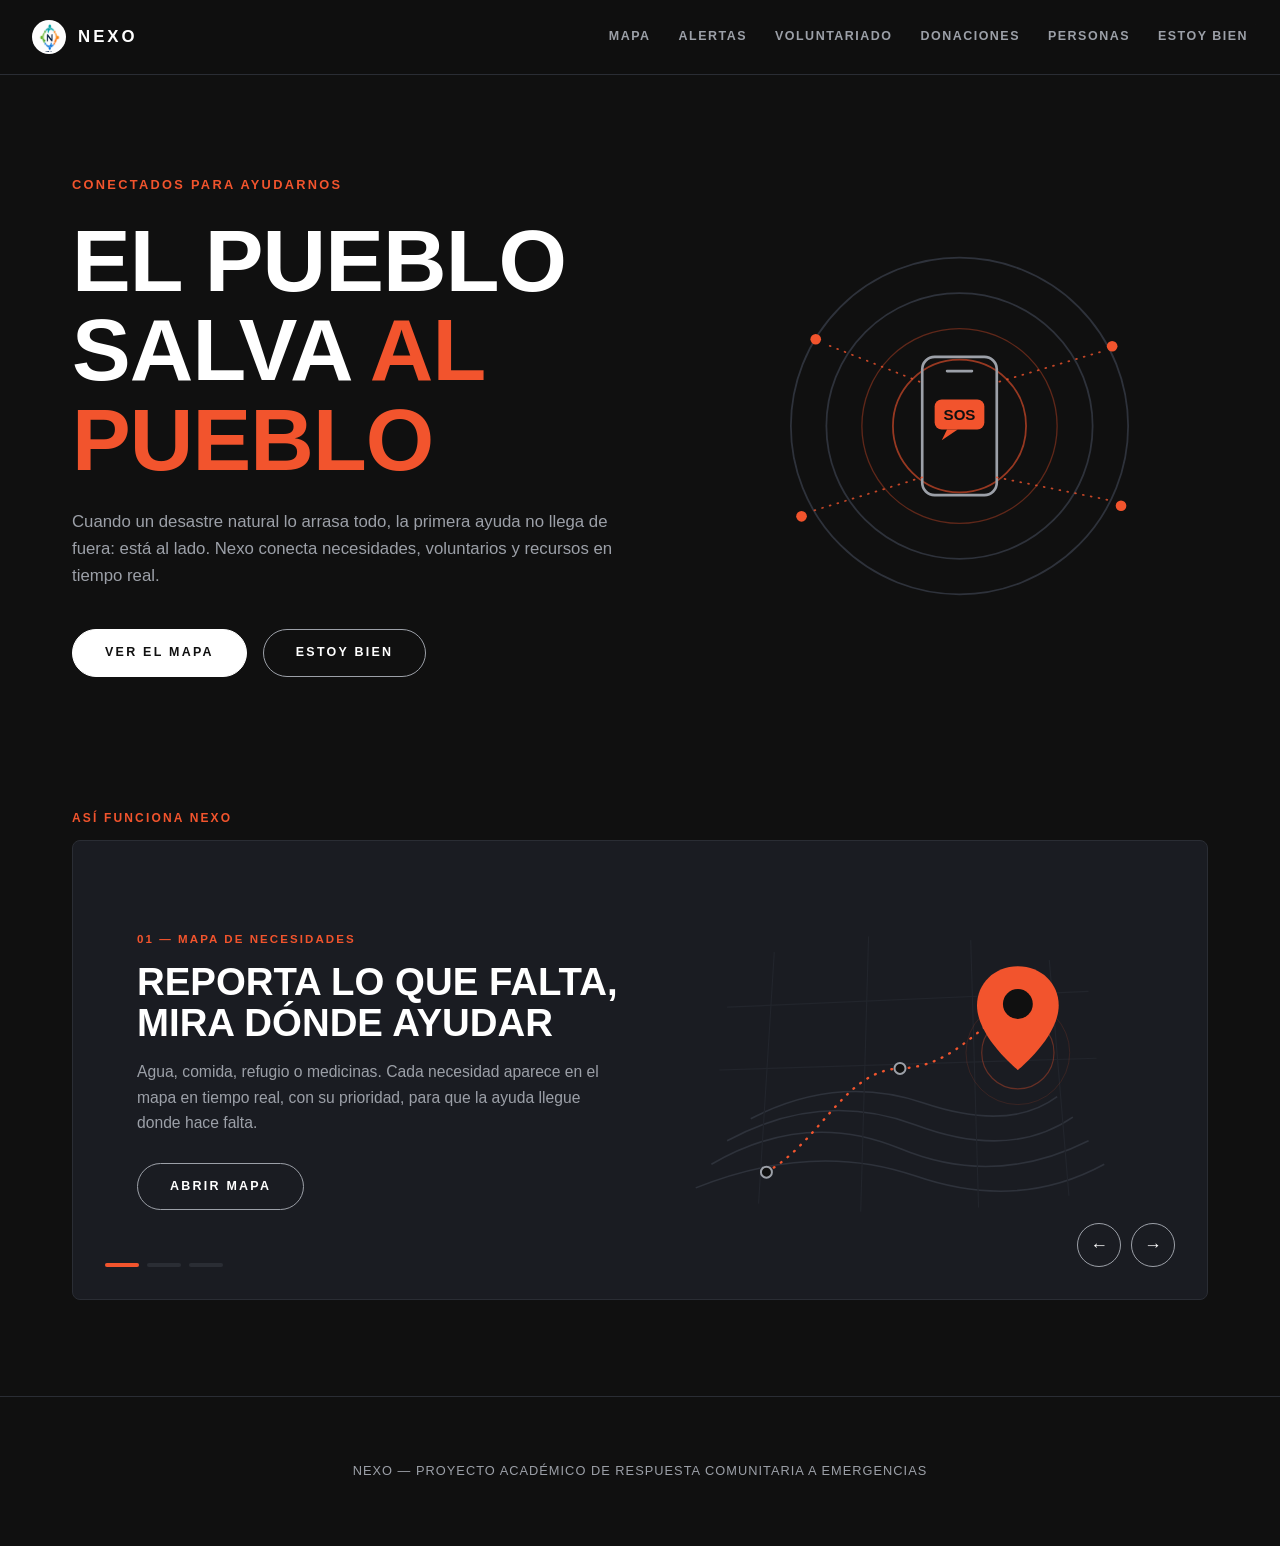
<file: frontend/index.html>
<!DOCTYPE html>
<html lang="es">
<head>
  <meta charset="UTF-8" />
  <meta name="viewport" content="width=device-width, initial-scale=1.0" />
  <meta name="theme-color" content="#101010" />
  <title>Nexo — El pueblo salva al pueblo</title>
  <link rel="manifest" href="manifest.json" />
  <link rel="icon" href="assets/logo/nexo-icon.png" />
  <link rel="stylesheet" href="css/variables.css" />
  <link rel="stylesheet" href="css/style.css" />
  <link rel="stylesheet" href="css/components.css" />
</head>
<body>
  <div id="nexo-offline-banner" class="nexo-offline-banner">Sin conexión — tus acciones se guardarán y se enviarán al recuperar señal.</div>

  <header class="nexo-header">
    <a href="index.html" class="nexo-header__brand">
      <img src="assets/logo/nexo-icon.png" alt="Nexo" />
      Nexo
    </a>
    <nav class="nexo-nav">
      <a href="pages/mapa.html">Mapa</a>
      <a href="pages/alertas.html">Alertas</a>
      <a href="pages/voluntariado.html">Voluntariado</a>
      <a href="pages/donaciones.html">Donaciones</a>
      <a href="pages/personas.html">Personas</a>
      <a href="pages/estoy-bien.html">Estoy bien</a>
    </nav>
  </header>

  <section class="nexo-hero nexo-hero--split">
    <div>
      <p class="nexo-hero__kicker">Conectados para ayudarnos</p>
      <h1 class="nexo-hero__title">El pueblo<br />salva <em>al pueblo</em></h1>
      <p class="nexo-hero__lead">
        Cuando un desastre natural lo arrasa todo, la primera ayuda no llega de fuera:
        está al lado. Nexo conecta necesidades, voluntarios y recursos en tiempo real.
      </p>
      <div class="nexo-hero__actions">
        <a class="nexo-btn" href="pages/mapa.html">Ver el mapa</a>
        <a class="nexo-btn nexo-btn--secondary" href="pages/estoy-bien.html">Estoy bien</a>
      </div>
    </div>
    <img class="nexo-hero__art" src="assets/images/ilustracion-sos.svg" alt="Un teléfono emite una señal de SOS que llega a las personas cercanas" />
  </section>

  <main>
    <p class="nexo-section-label">Así funciona Nexo</p>

    <div class="nexo-slider" id="slider-funciona">
      <div class="nexo-slider__track">

        <article class="nexo-slide">
          <div>
            <p class="nexo-slide__label">01 — Mapa de necesidades</p>
            <h2 class="nexo-slide__title">Reporta lo que falta,<br />mira dónde ayudar</h2>
            <p class="nexo-slide__text">
              Agua, comida, refugio o medicinas. Cada necesidad aparece en el mapa
              en tiempo real, con su prioridad, para que la ayuda llegue donde hace falta.
            </p>
            <a class="nexo-btn nexo-btn--secondary" href="pages/mapa.html">Abrir mapa</a>
          </div>
          <img class="nexo-slide__art" src="assets/images/ilustracion-mapa.svg" alt="Mapa con una ruta y un marcador de ubicación destacado" />
        </article>

        <article class="nexo-slide">
          <div>
            <p class="nexo-slide__label">02 — Voluntariado y donaciones</p>
            <h2 class="nexo-slide__title">Cada persona,<br />donde más suma</h2>
            <p class="nexo-slide__text">
              Apúntate con tus habilidades u ofrece recursos. Nexo evita que todos
              vayan al mismo sitio mientras otros lugares quedan desatendidos.
            </p>
            <a class="nexo-btn nexo-btn--secondary" href="pages/voluntariado.html">Participar</a>
          </div>
          <img class="nexo-slide__art" src="assets/images/ilustracion-voluntarios.svg" alt="Personas en círculo conectadas a un corazón central" />
        </article>

        <article class="nexo-slide">
          <div>
            <p class="nexo-slide__label">03 — Alertas y personas</p>
            <h2 class="nexo-slide__title">Saber qué pasa,<br />saber de los tuyos</h2>
            <p class="nexo-slide__text">
              Alertas oficiales de desastres a nivel mundial, registro de personas
              desaparecidas y un botón de "estoy bien" para tranquilizar a tu gente.
            </p>
            <a class="nexo-btn nexo-btn--secondary" href="pages/alertas.html">Ver alertas</a>
          </div>
          <img class="nexo-slide__art" src="assets/images/ilustracion-red.svg" alt="Casas conectadas entre sí por señales y una antena central" />
        </article>

      </div>

      <div class="nexo-slider__dots"></div>
      <div class="nexo-slider__controls">
        <button class="nexo-slider__btn" data-slider-prev aria-label="Anterior">&#8592;</button>
        <button class="nexo-slider__btn" data-slider-next aria-label="Siguiente">&#8594;</button>
      </div>
    </div>
  </main>

  <footer>NEXO — PROYECTO ACADÉMICO DE RESPUESTA COMUNITARIA A EMERGENCIAS</footer>

  <script type="module" src="js/app.js"></script>
  <script type="module">
    import { iniciarSlider } from "./js/shared/components/slider.js";
    iniciarSlider(document.getElementById("slider-funciona"));
  </script>
</body>
</html>
</file>
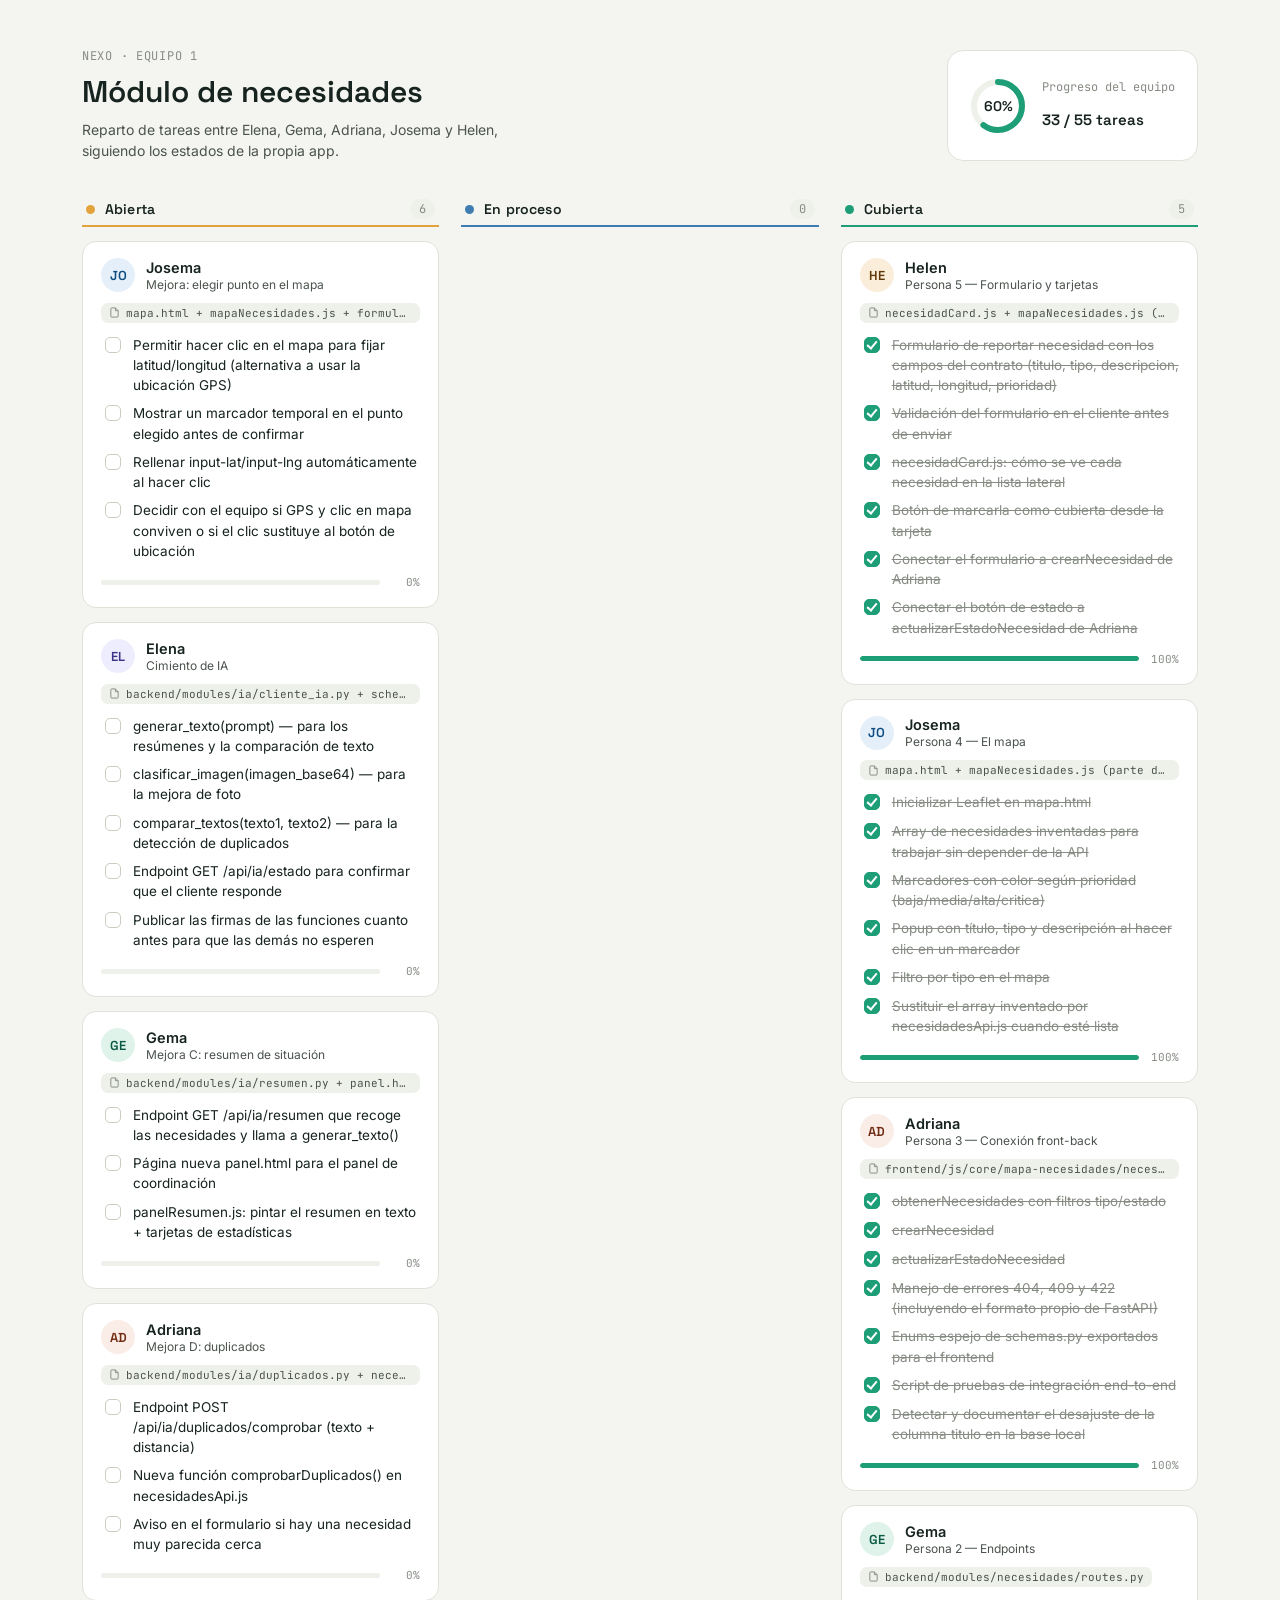
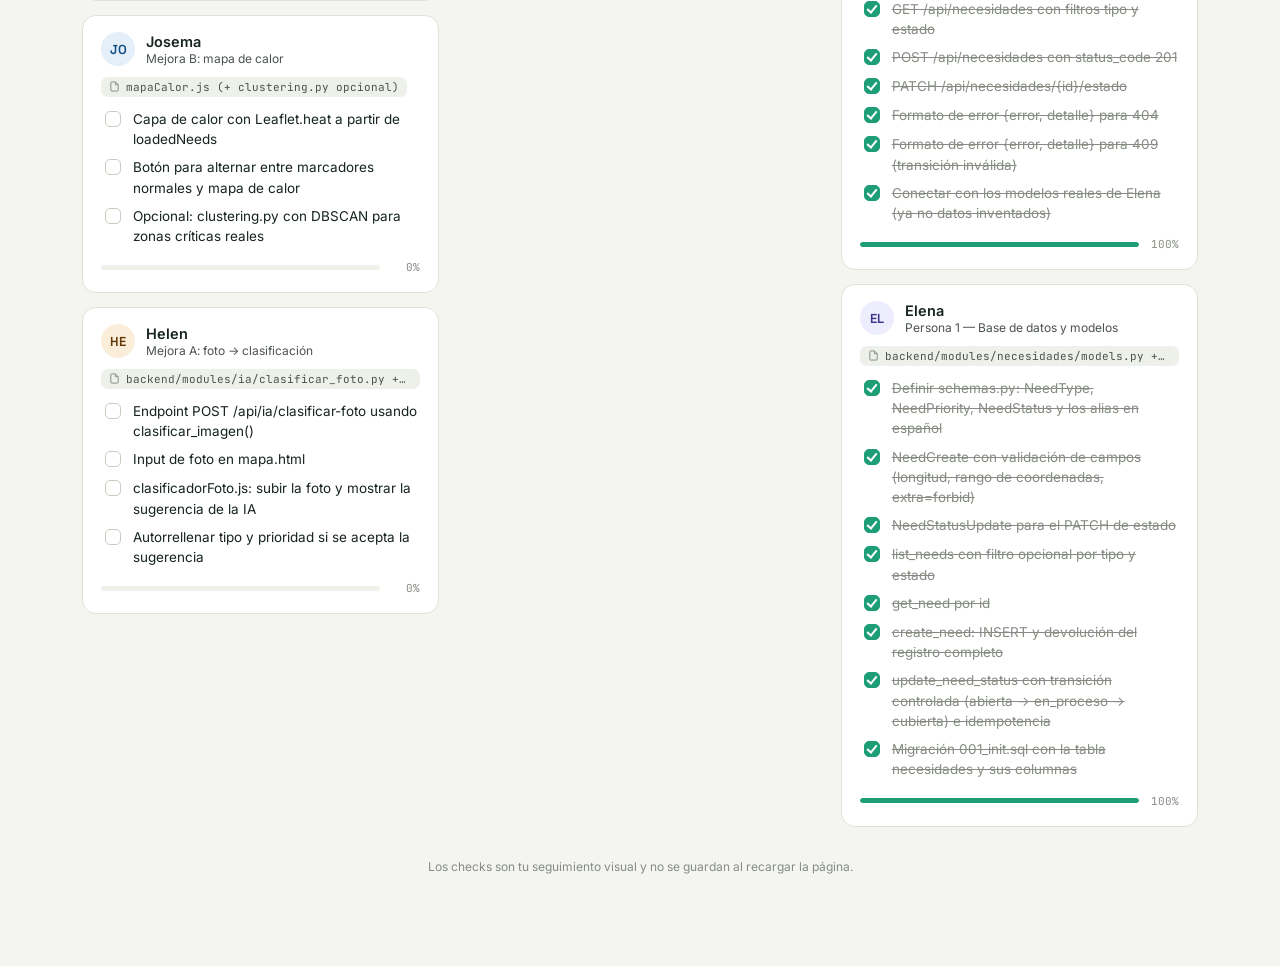
<file: docs/kanban-equipo1.html>
<!DOCTYPE html>
<html lang="es">
<head>
<meta charset="UTF-8">
<meta name="viewport" content="width=device-width, initial-scale=1.0">
<title>Kanban · Módulo de necesidades · Nexo</title>
<link rel="preconnect" href="https://fonts.googleapis.com">
<link rel="preconnect" href="https://fonts.gstatic.com" crossorigin>
<link href="https://fonts.googleapis.com/css2?family=Space+Grotesk:wght@500;600&family=Inter:wght@400;500;600&family=JetBrains+Mono:wght@400;500&display=swap" rel="stylesheet">
<style>
  :root{
    --bg-page:#F4F5F1;
    --surface:#FFFFFF;
    --surface-muted:#EEF0EA;
    --ink:#16231F;
    --ink-soft:#4B534D;
    --ink-mute:#868C84;
    --border:#DFE2D9;
    --border-strong:#C9CDC0;

    --amber-bg:#FBEFDA; --amber-fg:#7A4E0B; --amber-line:#E2A33D;
    --blue-bg:#E4EFFA;  --blue-fg:#0F4C81;  --blue-line:#3E7CB1;
    --teal-bg:#DFF3EA;  --teal-fg:#0B5B45;  --teal-line:#1E9E76;

    --purple-bg:#EEEDFE; --purple-fg:#3C3489;
    --coral-bg:#FAECE7;  --coral-fg:#712B13;
    --amber2-bg:#FAEEDA; --amber2-fg:#633806;

    --font-display:'Space Grotesk', sans-serif;
    --font-body:'Inter', sans-serif;
    --font-mono:'JetBrains Mono', monospace;
  }

  *{box-sizing:border-box}
  body{
    margin:0;
    background:var(--bg-page);
    color:var(--ink);
    font-family:var(--font-body);
    -webkit-font-smoothing:antialiased;
  }

  .page{max-width:1180px;margin:0 auto;padding:48px 32px 80px}

  .masthead{display:flex;align-items:flex-end;justify-content:space-between;gap:24px;margin-bottom:36px;flex-wrap:wrap}
  .masthead-left p.eyebrow{font-family:var(--font-mono);font-size:12px;letter-spacing:.06em;text-transform:uppercase;color:var(--ink-mute);margin:0 0 8px}
  .masthead-left h1{font-family:var(--font-display);font-weight:600;font-size:30px;margin:0;color:var(--ink)}
  .masthead-left p.sub{font-size:14px;color:var(--ink-soft);margin:8px 0 0;max-width:480px;line-height:1.5}

  .overall{display:flex;align-items:center;gap:16px;background:var(--surface);border:1px solid var(--border);border-radius:16px;padding:16px 22px}
  .ring{position:relative;width:56px;height:56px;flex-shrink:0}
  .ring svg{transform:rotate(-90deg)}
  .ring-pct{position:absolute;inset:0;display:flex;align-items:center;justify-content:center;font-family:var(--font-display);font-weight:600;font-size:14px}
  .overall-label{font-size:12px;color:var(--ink-mute);font-family:var(--font-mono)}
  .overall-value{font-family:var(--font-display);font-weight:600;font-size:15px;color:var(--ink)}

  .board{display:grid;grid-template-columns:repeat(3,minmax(0,1fr));gap:22px}
  @media (max-width:860px){.board{grid-template-columns:1fr}}

  .col{display:flex;flex-direction:column;gap:14px}
  .col-head{display:flex;align-items:center;gap:10px;padding:2px 4px 6px;border-bottom:2px solid var(--line, var(--border-strong))}
  .col-dot{width:9px;height:9px;border-radius:50%;background:var(--line)}
  .col-title{font-family:var(--font-display);font-weight:600;font-size:14px;letter-spacing:.01em;color:var(--ink)}
  .col-count{margin-left:auto;font-family:var(--font-mono);font-size:12px;color:var(--ink-mute);background:var(--surface-muted);border-radius:20px;padding:2px 9px}

  .col[data-col="abierta"]{--line:var(--amber-line)}
  .col[data-col="en_proceso"]{--line:var(--blue-line)}
  .col[data-col="cubierta"]{--line:var(--teal-line)}

  .card{background:var(--surface);border:1px solid var(--border);border-radius:14px;padding:16px 18px 18px;transition:transform .15s ease, border-color .15s ease, box-shadow .15s ease}
  .card:hover{transform:translateY(-2px);border-color:var(--border-strong);box-shadow:0 6px 20px rgba(22,35,31,.06)}

  .card-head{display:flex;align-items:center;gap:11px;margin-bottom:10px}
  .avatar{width:34px;height:34px;border-radius:50%;display:flex;align-items:center;justify-content:center;font-family:var(--font-display);font-weight:600;font-size:13px;flex-shrink:0}
  .avatar.purple{background:var(--purple-bg);color:var(--purple-fg)}
  .avatar.teal{background:var(--teal-bg);color:var(--teal-fg)}
  .avatar.coral{background:var(--coral-bg);color:var(--coral-fg)}
  .avatar.blue{background:var(--blue-bg);color:var(--blue-fg)}
  .avatar.amber{background:var(--amber2-bg);color:var(--amber2-fg)}

  .person{font-size:14.5px;font-weight:600;margin:0;color:var(--ink)}
  .role{font-size:12px;color:var(--ink-soft);margin:1px 0 0}

  .file{display:inline-flex;align-items:center;gap:6px;font-family:var(--font-mono);font-size:11px;color:var(--ink-soft);background:var(--surface-muted);border-radius:7px;padding:3px 8px;margin-bottom:12px;max-width:100%}
  .file svg{flex-shrink:0;opacity:.65}
  .file span{overflow:hidden;text-overflow:ellipsis;white-space:nowrap}

  .tasks{list-style:none;margin:0;padding:0;display:flex;flex-direction:column;gap:8px}
  .task{display:flex;align-items:flex-start;gap:9px;font-size:13.5px;line-height:1.5;color:var(--ink)}
  .task label{cursor:pointer}
  .task.done label{color:var(--ink-mute);text-decoration:line-through}

  .task input{appearance:none;-webkit-appearance:none;width:16px;height:16px;margin-top:2px;flex-shrink:0;border:1.5px solid var(--border-strong);border-radius:5px;cursor:pointer;position:relative;transition:background .15s, border-color .15s}
  .task input:checked{background:var(--teal-line);border-color:var(--teal-line)}
  .task input:checked::after{content:"";position:absolute;left:4px;top:1px;width:4px;height:8px;border:solid #fff;border-width:0 2px 2px 0;transform:rotate(40deg)}

  .progress-row{display:flex;align-items:center;gap:8px;margin-top:14px}
  .progress{flex:1;height:5px;background:var(--surface-muted);border-radius:3px;overflow:hidden}
  .progress-bar{height:100%;border-radius:3px;background:var(--border-strong);transition:width .25s ease, background .25s ease}
  .progress-label{font-family:var(--font-mono);font-size:11px;color:var(--ink-mute);min-width:32px;text-align:right}

  .footnote{font-size:12px;color:var(--ink-mute);margin-top:32px;text-align:center}
</style>
</head>
<body>

<div class="page">

  <div class="masthead">
    <div class="masthead-left">
      <p class="eyebrow">Nexo · Equipo 1</p>
      <h1>Módulo de necesidades</h1>
      <p class="sub">Reparto de tareas entre Elena, Gema, Adriana, Josema y Helen, siguiendo los estados de la propia app.</p>
    </div>
    <div class="overall">
      <div class="ring">
        <svg width="56" height="56" viewBox="0 0 56 56">
          <circle cx="28" cy="28" r="24" fill="none" stroke="#EEF0EA" stroke-width="6"/>
          <circle id="ring-progress" cx="28" cy="28" r="24" fill="none" stroke="#1E9E76" stroke-width="6" stroke-linecap="round" stroke-dasharray="150.8" stroke-dashoffset="150.8"/>
        </svg>
        <div class="ring-pct" id="ring-pct">0%</div>
      </div>
      <div>
        <p class="overall-label">Progreso del equipo</p>
        <p class="overall-value" id="overall-count">0 / 0 tareas</p>
      </div>
    </div>
  </div>

  <div class="board" id="board"></div>

  <p class="footnote">Los checks son tu seguimiento visual y no se guardan al recargar la página.</p>

</div>

<script>
const personas = [
  {
    id: "helen",
    nombre: "Helen",
    rol: "Persona 5 — Formulario y tarjetas",
    archivo: "necesidadCard.js + mapaNecesidades.js (parte del formulario)",
    color: "amber",
    estado: "cubierta",
    tareas: [
      { t: "Formulario de reportar necesidad con los campos del contrato (titulo, tipo, descripcion, latitud, longitud, prioridad)", hecha: true },
      { t: "Validación del formulario en el cliente antes de enviar", hecha: true },
      { t: "necesidadCard.js: cómo se ve cada necesidad en la lista lateral", hecha: true },
      { t: "Botón de marcarla como cubierta desde la tarjeta", hecha: true },
      { t: "Conectar el formulario a crearNecesidad de Adriana", hecha: true },
      { t: "Conectar el botón de estado a actualizarEstadoNecesidad de Adriana", hecha: true }
    ]
  },
  {
    id: "josema",
    nombre: "Josema",
    rol: "Persona 4 — El mapa",
    archivo: "mapa.html + mapaNecesidades.js (parte del mapa)",
    color: "blue",
    estado: "cubierta",
    tareas: [
      { t: "Inicializar Leaflet en mapa.html", hecha: true },
      { t: "Array de necesidades inventadas para trabajar sin depender de la API", hecha: true },
      { t: "Marcadores con color según prioridad (baja/media/alta/critica)", hecha: true },
      { t: "Popup con título, tipo y descripción al hacer clic en un marcador", hecha: true },
      { t: "Filtro por tipo en el mapa", hecha: true },
      { t: "Sustituir el array inventado por necesidadesApi.js cuando esté lista", hecha: true }
    ]
  },
  {
    id: "adriana",
    nombre: "Adriana",
    rol: "Persona 3 — Conexión front-back",
    archivo: "frontend/js/core/mapa-necesidades/necesidadesApi.js",
    color: "coral",
    estado: "cubierta",
    tareas: [
      { t: "obtenerNecesidades con filtros tipo/estado", hecha: true },
      { t: "crearNecesidad", hecha: true },
      { t: "actualizarEstadoNecesidad", hecha: true },
      { t: "Manejo de errores 404, 409 y 422 (incluyendo el formato propio de FastAPI)", hecha: true },
      { t: "Enums espejo de schemas.py exportados para el frontend", hecha: true },
      { t: "Script de pruebas de integración end-to-end", hecha: true },
      { t: "Detectar y documentar el desajuste de la columna titulo en la base local", hecha: true }
    ]
  },
  {
    id: "gema",
    nombre: "Gema",
    rol: "Persona 2 — Endpoints",
    archivo: "backend/modules/necesidades/routes.py",
    color: "teal",
    estado: "cubierta",
    tareas: [
      { t: "GET /api/necesidades con filtros tipo y estado", hecha: true },
      { t: "POST /api/necesidades con status_code 201", hecha: true },
      { t: "PATCH /api/necesidades/{id}/estado", hecha: true },
      { t: "Formato de error {error, detalle} para 404", hecha: true },
      { t: "Formato de error {error, detalle} para 409 (transición inválida)", hecha: true },
      { t: "Conectar con los modelos reales de Elena (ya no datos inventados)", hecha: true }
    ]
  },
  {
    id: "elena",
    nombre: "Elena",
    rol: "Persona 1 — Base de datos y modelos",
    archivo: "backend/modules/necesidades/models.py + schemas.py",
    color: "purple",
    estado: "cubierta",
    tareas: [
      { t: "Definir schemas.py: NeedType, NeedPriority, NeedStatus y los alias en español", hecha: true },
      { t: "NeedCreate con validación de campos (longitud, rango de coordenadas, extra=forbid)", hecha: true },
      { t: "NeedStatusUpdate para el PATCH de estado", hecha: true },
      { t: "list_needs con filtro opcional por tipo y estado", hecha: true },
      { t: "get_need por id", hecha: true },
      { t: "create_need: INSERT y devolución del registro completo", hecha: true },
      { t: "update_need_status con transición controlada (abierta → en_proceso → cubierta) e idempotencia", hecha: true },
      { t: "Migración 001_init.sql con la tabla necesidades y sus columnas", hecha: true }
    ]
  },

  {
    id: "josema-punto-mapa",
    nombre: "Josema",
    rol: "Mejora: elegir punto en el mapa",
    archivo: "mapa.html + mapaNecesidades.js + formularioNecesidad.js",
    color: "blue",
    estado: "abierta",
    tareas: [
      { t: "Permitir hacer clic en el mapa para fijar latitud/longitud (alternativa a usar la ubicación GPS)", hecha: false },
      { t: "Mostrar un marcador temporal en el punto elegido antes de confirmar", hecha: false },
      { t: "Rellenar input-lat/input-lng automáticamente al hacer clic", hecha: false },
      { t: "Decidir con el equipo si GPS y clic en mapa conviven o si el clic sustituye al botón de ubicación", hecha: false }
    ]
  },

  {
    id: "elena-ia",
    nombre: "Elena",
    rol: "Cimiento de IA",
    archivo: "backend/modules/ia/cliente_ia.py + schemas.py + routes.py",
    color: "purple",
    estado: "abierta",
    tareas: [
      { t: "generar_texto(prompt) — para los resúmenes y la comparación de texto", hecha: false },
      { t: "clasificar_imagen(imagen_base64) — para la mejora de foto", hecha: false },
      { t: "comparar_textos(texto1, texto2) — para la detección de duplicados", hecha: false },
      { t: "Endpoint GET /api/ia/estado para confirmar que el cliente responde", hecha: false },
      { t: "Publicar las firmas de las funciones cuanto antes para que las demás no esperen", hecha: false }
    ]
  },
  {
    id: "gema-ia",
    nombre: "Gema",
    rol: "Mejora C: resumen de situación",
    archivo: "backend/modules/ia/resumen.py + panel.html + panelResumen.js",
    color: "teal",
    estado: "abierta",
    tareas: [
      { t: "Endpoint GET /api/ia/resumen que recoge las necesidades y llama a generar_texto()", hecha: false },
      { t: "Página nueva panel.html para el panel de coordinación", hecha: false },
      { t: "panelResumen.js: pintar el resumen en texto + tarjetas de estadísticas", hecha: false }
    ]
  },
  {
    id: "adriana-ia",
    nombre: "Adriana",
    rol: "Mejora D: duplicados",
    archivo: "backend/modules/ia/duplicados.py + necesidadesApi.js + formularioNecesidad.js",
    color: "coral",
    estado: "abierta",
    tareas: [
      { t: "Endpoint POST /api/ia/duplicados/comprobar (texto + distancia)", hecha: false },
      { t: "Nueva función comprobarDuplicados() en necesidadesApi.js", hecha: false },
      { t: "Aviso en el formulario si hay una necesidad muy parecida cerca", hecha: false }
    ]
  },
  {
    id: "josema-ia",
    nombre: "Josema",
    rol: "Mejora B: mapa de calor",
    archivo: "mapaCalor.js (+ clustering.py opcional)",
    color: "blue",
    estado: "abierta",
    tareas: [
      { t: "Capa de calor con Leaflet.heat a partir de loadedNeeds", hecha: false },
      { t: "Botón para alternar entre marcadores normales y mapa de calor", hecha: false },
      { t: "Opcional: clustering.py con DBSCAN para zonas críticas reales", hecha: false }
    ]
  },
  {
    id: "helen-ia",
    nombre: "Helen",
    rol: "Mejora A: foto → clasificación",
    archivo: "backend/modules/ia/clasificar_foto.py + clasificadorFoto.js",
    color: "amber",
    estado: "abierta",
    tareas: [
      { t: "Endpoint POST /api/ia/clasificar-foto usando clasificar_imagen()", hecha: false },
      { t: "Input de foto en mapa.html", hecha: false },
      { t: "clasificadorFoto.js: subir la foto y mostrar la sugerencia de la IA", hecha: false },
      { t: "Autorrellenar tipo y prioridad si se acepta la sugerencia", hecha: false }
    ]
  }
];

const columnas = [
  { key: "abierta", titulo: "Abierta" },
  { key: "en_proceso", titulo: "En proceso" },
  { key: "cubierta", titulo: "Cubierta" }
];

const fileIcon = `<svg width="11" height="11" viewBox="0 0 24 24" fill="none" stroke="currentColor" stroke-width="2"><path d="M14 2H6a2 2 0 0 0-2 2v16a2 2 0 0 0 2 2h12a2 2 0 0 0 2-2V8z"/><path d="M14 2v6h6"/></svg>`;

const boardEl = document.getElementById("board");
let totalTareas = 0;

function actualizarResumen() {
  const marcadas = document.querySelectorAll(".task input:checked").length;
  const pct = totalTareas ? Math.round((marcadas / totalTareas) * 100) : 0;
  document.getElementById("overall-count").textContent = `${marcadas} / ${totalTareas} tareas`;
  document.getElementById("ring-pct").textContent = pct + "%";
  const circ = 2 * Math.PI * 24;
  document.getElementById("ring-progress").style.strokeDashoffset = circ - (circ * pct / 100);
}

columnas.forEach(col => {
  const colEl = document.createElement("div");
  colEl.className = "col";
  colEl.dataset.col = col.key;

  const personasCol = personas.filter(p => p.estado === col.key);

  const head = document.createElement("div");
  head.className = "col-head";
  head.innerHTML = `<span class="col-dot"></span><span class="col-title">${col.titulo}</span><span class="col-count">${personasCol.length}</span>`;
  colEl.appendChild(head);

  personasCol.forEach(persona => {
    const card = document.createElement("div");
    card.className = "card";

    const initials = persona.nombre.slice(0, 2).toUpperCase();
    card.innerHTML = `
      <div class="card-head">
        <div class="avatar ${persona.color}">${initials}</div>
        <div>
          <p class="person">${persona.nombre}</p>
          <p class="role">${persona.rol}</p>
        </div>
      </div>
      <span class="file">${fileIcon}<span>${persona.archivo}</span></span>
      <ul class="tasks"></ul>
      <div class="progress-row">
        <div class="progress"><div class="progress-bar" style="width:0%"></div></div>
        <span class="progress-label">0%</span>
      </div>
    `;

    const list = card.querySelector(".tasks");
    const bar = card.querySelector(".progress-bar");
    const label = card.querySelector(".progress-label");
    const barColor = col.key === "cubierta" ? "var(--teal-line)" : col.key === "en_proceso" ? "var(--blue-line)" : "var(--amber-line)";

    function actualizarBarra() {
      const total = persona.tareas.length;
      const hechas = list.querySelectorAll("input:checked").length;
      const pct = Math.round((hechas / total) * 100);
      bar.style.width = pct + "%";
      bar.style.background = barColor;
      label.textContent = pct + "%";
      actualizarResumen();
    }

    persona.tareas.forEach((tarea, i) => {
      totalTareas += 1;

      const li = document.createElement("li");
      li.className = "task" + (tarea.hecha ? " done" : "");
      const id = `${persona.id}-${i}`;
      li.innerHTML = `<input type="checkbox" id="${id}" ${tarea.hecha ? "checked" : ""}><label for="${id}">${tarea.t}</label>`;
      const input = li.querySelector("input");
      input.addEventListener("change", () => {
        li.classList.toggle("done", input.checked);
        actualizarBarra();
      });
      list.appendChild(li);
    });

    actualizarBarra();
    colEl.appendChild(card);
  });

  boardEl.appendChild(colEl);
});

actualizarResumen();
</script>

</body>
</html>
</file>
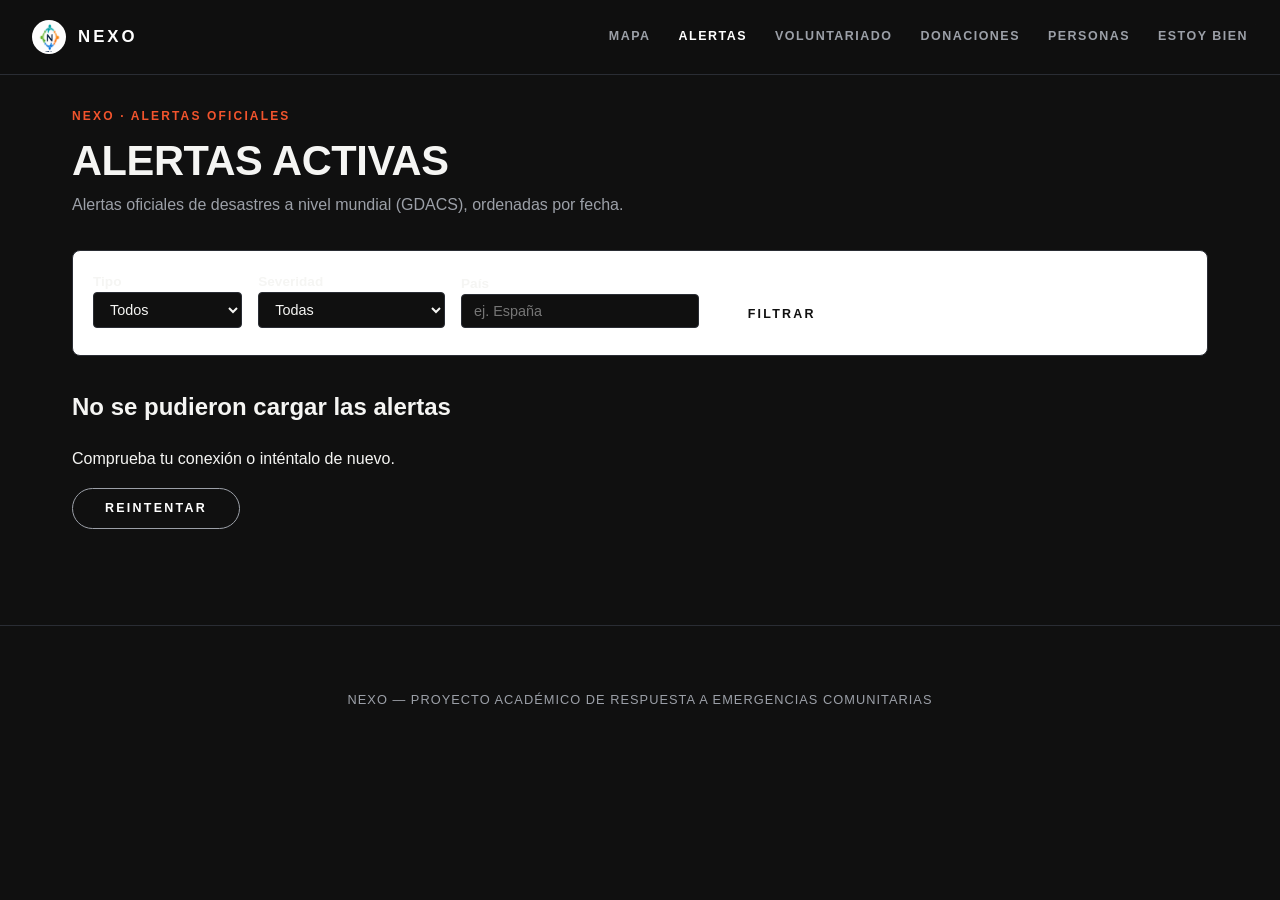
<file: frontend/pages/alertas.html>
<!DOCTYPE html>
<html lang="es">
<head>
  <meta charset="UTF-8" />
  <meta name="viewport" content="width=device-width, initial-scale=1.0" />
  <meta name="theme-color" content="#101010" />
  <title>Alertas — Nexo</title>
  <link rel="manifest" href="../manifest.json" />
  <link rel="icon" href="../assets/logo/nexo-icon.png" />
  <link rel="stylesheet" href="../css/variables.css" />
  <link rel="stylesheet" href="../css/style.css" />
  <link rel="stylesheet" href="../css/components.css" />
  <link rel="stylesheet" href="../css/alerts.css" />
</head>
<body>
  <div id="nexo-offline-banner" class="nexo-offline-banner">Sin conexión — tus acciones se guardarán y enviarán cuando vuelvas a tener conexión.</div>

  <header class="nexo-header">
    <a href="../index.html" class="nexo-header__brand">
      <img src="../assets/logo/nexo-icon.png" alt="Nexo" />
      Nexo
    </a>
    <nav class="nexo-nav">
      <a href="mapa.html">Mapa</a>
      <a href="alertas.html" aria-current="page">Alertas</a>
      <a href="voluntariado.html">Voluntariado</a>
      <a href="donaciones.html">Donaciones</a>
      <a href="personas.html">Personas</a>
      <a href="estoy-bien.html">Estoy bien</a>
    </nav>
  </header>

  <main>
    <p class="nexo-section-label">Nexo · Alertas oficiales</p>
    <h1>Alertas activas</h1>
    <p class="nexo-subtitle">
      Alertas oficiales de desastres a nivel mundial (GDACS), ordenadas por fecha.
    </p>

    <!-- Barra de filtros (D3): tipo, severidad y país -->
    <form id="alerts-filters" class="alerts-filters">
      <label class="alerts-filter">
        <span>Tipo</span>
        <select id="type-filter">
          <option value="">Todos</option>
          <option value="terremoto">Terremoto</option>
          <option value="ciclon">Ciclón</option>
          <option value="inundacion">Inundación</option>
          <option value="incendio">Incendio</option>
          <option value="volcan">Volcán</option>
          <option value="sequia">Sequía</option>
          <option value="otro">Otro</option>
        </select>
      </label>

      <label class="alerts-filter">
        <span>Severidad</span>
        <select id="severity-filter">
          <option value="">Todas</option>
          <option value="red">Crítico</option>
          <option value="orange">Atención</option>
          <option value="green">Bajo riesgo</option>
        </select>
      </label>

      <label class="alerts-filter">
        <span>País</span>
        <input id="country-filter" type="text" placeholder="ej. España" />
      </label>

      <button type="submit" class="nexo-btn">Filtrar</button>
    </form>

    <!-- El JS inyecta aquí la lista de tarjetas o los estados de carga/error/vacío -->
    <div id="alerts-container"></div>
  </main>

  <footer>NEXO — PROYECTO ACADÉMICO DE RESPUESTA A EMERGENCIAS COMUNITARIAS</footer>

  <script type="module" src="../js/app.js"></script>
  <script type="module" src="../js/core/alertas-oficiales/alerts.js"></script>
</body>
</html>
</file>
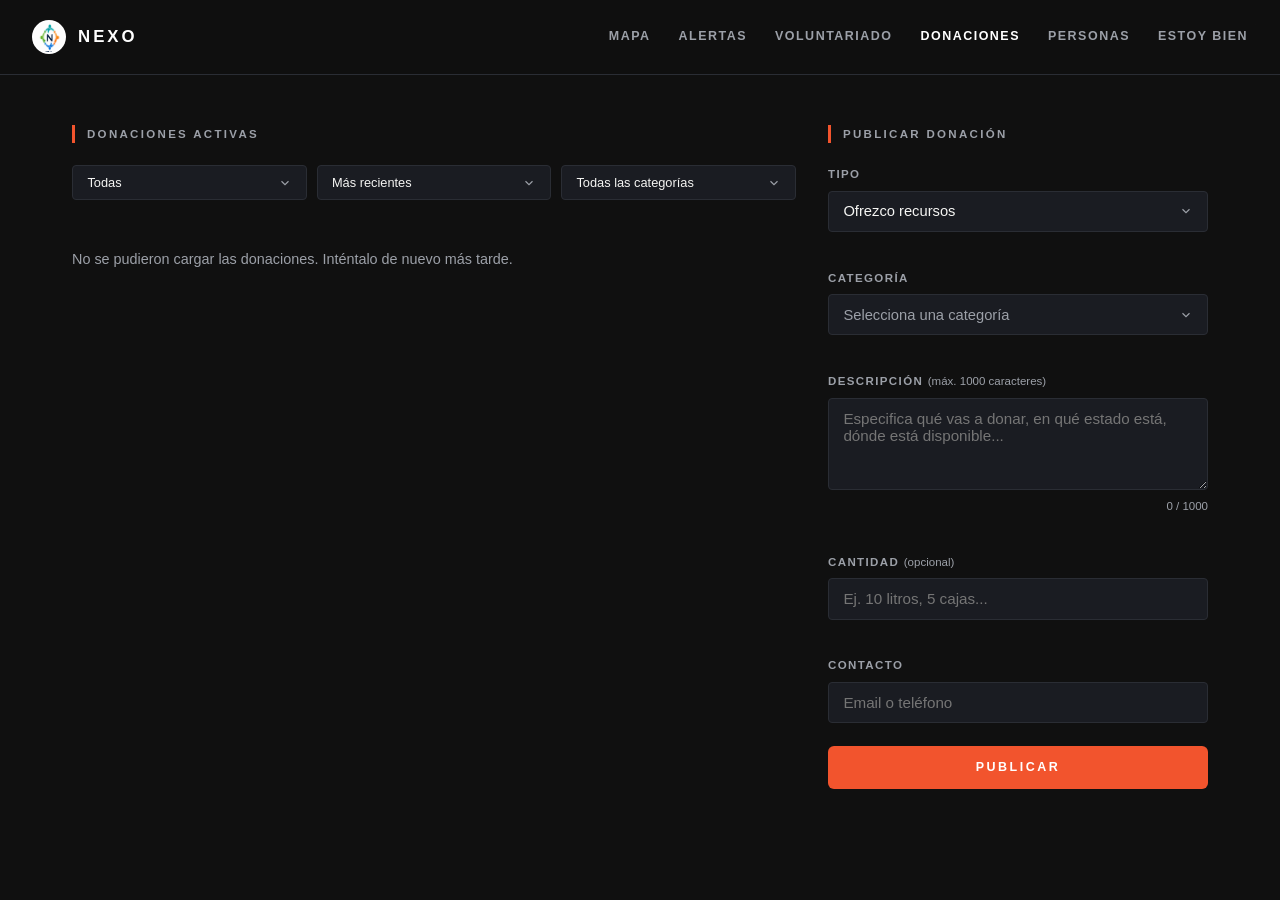
<file: frontend/pages/donaciones.html>
<!DOCTYPE html>
<html lang="es">
<head>
  <meta charset="UTF-8" />
  <meta name="viewport" content="width=device-width, initial-scale=1.0" />
  <title>Donaciones — Nexo</title>
  <link rel="stylesheet" href="../css/variables.css">
  <link rel="stylesheet" href="../css/style.css">
  <link rel="stylesheet" href="../css/components.css">
  <link rel="stylesheet" href="../css/donaciones.css">
</head>
<body>

  <header class="nexo-header">
    <a href="../index.html" class="nexo-header__brand">
      <img src="../assets/logo/nexo-icon.png" alt="Nexo" />
      Nexo
    </a>
    <nav class="nexo-nav">
      <a href="mapa.html">Mapa</a>
      <a href="alertas.html">Alertas</a>
      <a href="voluntariado.html">Voluntariado</a>
      <a href="donaciones.html" aria-current="page">Donaciones</a>
      <a href="personas.html">Personas</a>
      <a href="estoy-bien.html">Estoy bien</a>
    </nav>
  </header>

  <main class="donaciones-main">

    <div class="donaciones-layout">

      <!-- Lista de donaciones -->
      <section>
        <h2 class="nexo-seccion-titulo">Donaciones activas</h2>

        <div class="donaciones-filtros">

          <div class="nexo-select" id="filtro-tipo" data-value="">
            <button class="nexo-select__trigger" type="button">
              <span class="nexo-select__label">Todas</span>
              <svg class="nexo-select__chevron" viewBox="0 0 24 24" fill="none" stroke="currentColor" stroke-width="2"><path d="M6 9l6 6 6-6"/></svg>
            </button>
            <ul class="nexo-select__menu">
              <li data-value="" class="nexo-select__opcion--activa">Todas</li>
              <li data-value="ofrecida">Ofrecidas</li>
              <li data-value="solicitada">Solicitadas</li>
            </ul>
          </div>

          <div class="nexo-select" id="filtro-orden" data-value="recientes">
            <button class="nexo-select__trigger" type="button">
              <span class="nexo-select__label">Más recientes</span>
              <svg class="nexo-select__chevron" viewBox="0 0 24 24" fill="none" stroke="currentColor" stroke-width="2"><path d="M6 9l6 6 6-6"/></svg>
            </button>
            <ul class="nexo-select__menu">
              <li data-value="recientes" class="nexo-select__opcion--activa">Más recientes</li>
              <li data-value="antiguos">Más antiguos</li>
            </ul>
          </div>

          <div class="nexo-select" id="filtro-categoria" data-value="">
            <button class="nexo-select__trigger" type="button">
              <span class="nexo-select__label">Todas las categorías</span>
              <svg class="nexo-select__chevron" viewBox="0 0 24 24" fill="none" stroke="currentColor" stroke-width="2"><path d="M6 9l6 6 6-6"/></svg>
            </button>
            <ul class="nexo-select__menu">
              <li data-value="" class="nexo-select__opcion--activa">Todas las categorías</li>
              <li data-value="Agua">Agua</li>
              <li data-value="Comida">Comida</li>
              <li data-value="Productos de higiene">Productos de higiene</li>
              <li data-value="Ropa infantil">Ropa infantil</li>
              <li data-value="Ropa de adultos">Ropa de adultos</li>
              <li data-value="Mantas">Mantas</li>
              <li data-value="Alojamiento temporal">Alojamiento temporal</li>
              <li data-value="Combustible y/o baterías">Combustible y/o baterías</li>
              <li data-value="Servicios de comunicación">Servicios de comunicación</li>
              <li data-value="Medicamentos">Medicamentos</li>
              <li data-value="Material de primeros auxilios">Material de primeros auxilios</li>
              <li data-value="Artículos para bebés">Artículos para bebés</li>
              <li data-value="Herramientas">Herramientas</li>
              <li data-value="Transporte">Transporte</li>
              <li data-value="Bebidas">Bebidas</li> 
              <li data-value="Otros">Otros</li>  
            </ul>
          </div>

        </div>

        <p id="estado-lista" hidden></p>
        <div id="lista-donaciones"></div>
      </section>

      <!-- Formulario sticky -->
      <section class="donaciones-form-sticky">
        <h2 class="nexo-seccion-titulo">Publicar donación</h2>

        <form id="form-donacion" class="nexo-form">

          <div class="nexo-form__campo">
            <label>Tipo</label>
            <div class="nexo-select nexo-select--form" id="tipo" data-value="ofrecida">
              <button class="nexo-select__trigger" type="button">
                <span class="nexo-select__label">Ofrezco recursos</span>
                <svg class="nexo-select__chevron" viewBox="0 0 24 24" fill="none" stroke="currentColor" stroke-width="2"><path d="M6 9l6 6 6-6"/></svg>
              </button>
              <ul class="nexo-select__menu">
                <li data-value="ofrecida" class="nexo-select__opcion--activa">Ofrezco recursos</li>
                <li data-value="solicitada">Necesito recursos</li>
              </ul>
            </div>
          </div>

          <div class="nexo-form__campo">
            <label>Categoría</label>
            <div class="nexo-select nexo-select--form" id="recurso" data-value="">
              <button class="nexo-select__trigger" type="button">
                <span class="nexo-select__label nexo-select__label--placeholder">Selecciona una categoría</span>
                <svg class="nexo-select__chevron" viewBox="0 0 24 24" fill="none" stroke="currentColor" stroke-width="2"><path d="M6 9l6 6 6-6"/></svg>
              </button>
              <ul class="nexo-select__menu">
                <li data-value="Agua">Agua</li>
                <li data-value="Comida">Comida</li>
                <li data-value="Productos de higiene">Productos de higiene</li>
                <li data-value="Ropa infantil">Ropa infantil</li>
                <li data-value="Ropa de adultos">Ropa de adultos</li>
                <li data-value="Mantas">Mantas</li>
                <li data-value="Alojamiento temporal">Alojamiento temporal</li>
                <li data-value="Combustible y/o baterías">Combustible y/o baterías</li>
                <li data-value="Servicios de comunicación">Servicios de comunicación</li>
                <li data-value="Medicamentos">Medicamentos</li>
                <li data-value="Material de primeros auxilios">Material de primeros auxilios</li>
                <li data-value="Artículos para bebés">Artículos para bebés</li>
                <li data-value="Herramientas">Herramientas</li>
                <li data-value="Transporte">Transporte</li>
                <li data-value="Bebidas">Bebidas</li> 
                <li data-value="Otros">Otros</li>             
              </ul>
            </div>
          </div>

          <div class="nexo-form__campo">
            <label for="descripcion">Descripción <span class="nexo-form__campo-nota">(máx. 1000 caracteres)</span></label>
            <textarea id="descripcion" name="descripcion" maxlength="1000" rows="4" placeholder="Especifica qué vas a donar, en qué estado está, dónde está disponible..."></textarea>
            <span id="contador-desc" class="donaciones-contador">0 / 1000</span>
          </div>

          <div class="nexo-form__campo">
            <label for="cantidad">Cantidad <span class="nexo-form__campo-nota">(opcional)</span></label>
            <input id="cantidad" name="cantidad" type="text" placeholder="Ej. 10 litros, 5 cajas..." />
          </div>

          <div class="nexo-form__campo">
            <label for="contacto">Contacto</label>
            <input id="contacto" name="contacto" type="text" placeholder="Email o teléfono" required />
          </div>

          <button type="submit" class="nexo-btn">Publicar</button>
        </form>
      </section>

    </div>
  </main>


  <script type="module" src="../js/core/voluntariado-donaciones/donaciones.js"></script>
</body>
</html>
</file>
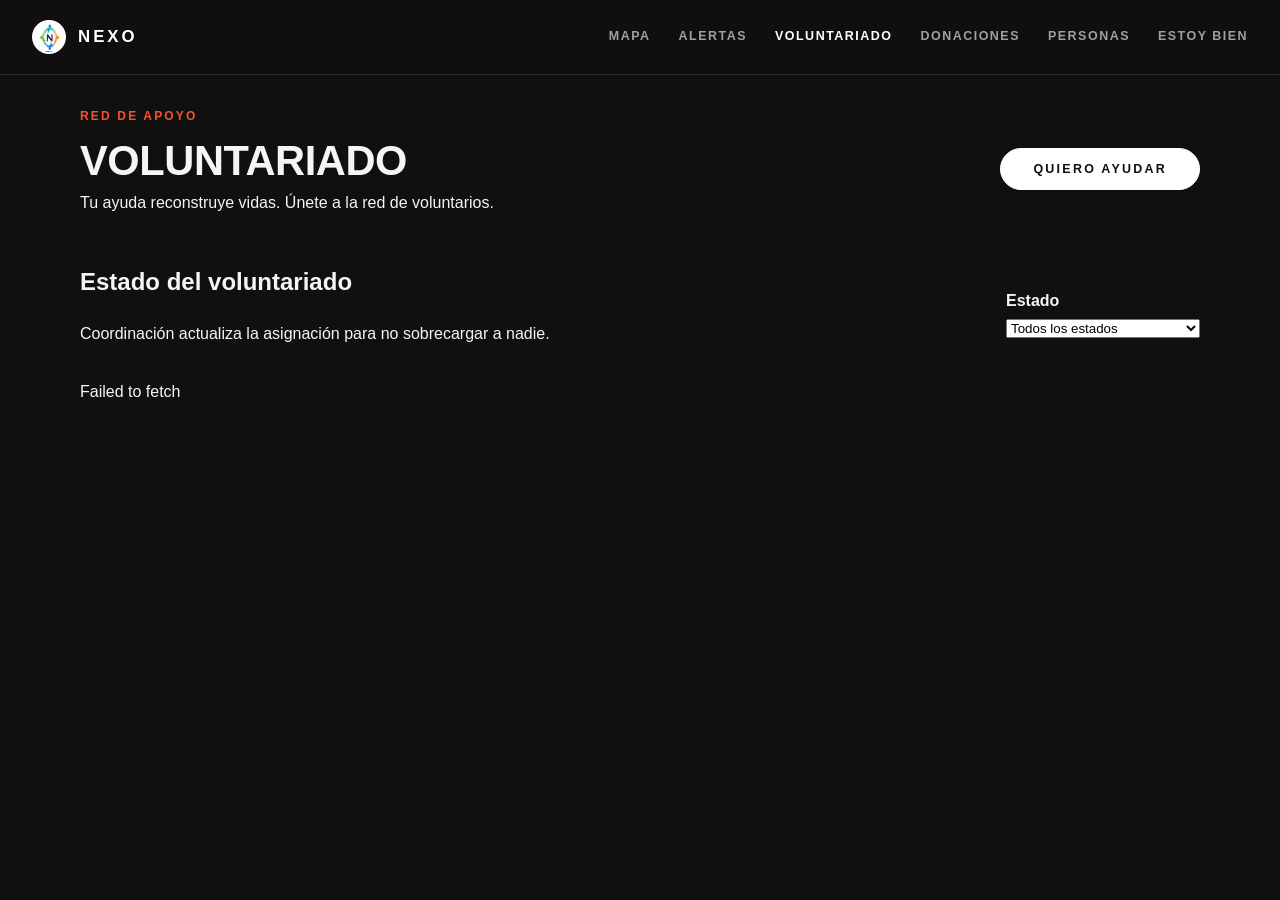
<file: frontend/pages/voluntariado.html>
<!doctype html>
<html lang="es">
  <head>
    <meta charset="UTF-8" />
    <meta name="viewport" content="width=device-width, initial-scale=1.0" />
    <title>Voluntariado · Nexo</title>
    <link rel="stylesheet" href="../css/variables.css" />
    <link rel="stylesheet" href="../css/style.css" />
    <link rel="stylesheet" href="../css/components.css" />
    <link rel="stylesheet" href="../css/voluntariado.css" />
  </head>
  <body>
    <div id="nexo-offline-banner" class="nexo-offline-banner">Sin conexión — tus acciones se guardarán y se enviarán al recuperar señal.</div>
    <header class="nexo-header">
      <a href="../index.html" class="nexo-header__brand">
        <img src="../assets/logo/nexo-icon.png" alt="Nexo" />
        Nexo
      </a>
      <nav class="nexo-nav">
        <a href="mapa.html">Mapa</a>
        <a href="alertas.html">Alertas</a>
        <a href="voluntariado.html">Voluntariado</a>
        <a href="donaciones.html">Donaciones</a>
        <a href="personas.html">Personas</a>
        <a href="estoy-bien.html">Estoy bien</a>
      </nav>
    </header>
    <main class="nexo-voluntarios" aria-labelledby="voluntarios-title">
      <header class="nexo-voluntarios__header">
        <div>
          <p class="nexo-voluntarios__eyebrow">Red de apoyo</p>
          <h1 id="voluntarios-title">Voluntariado</h1>
          <p>Tu ayuda reconstruye vidas. Únete a la red de voluntarios.</p>
        </div>
        <button class="nexo-btn nexo-voluntarios__new-button" type="button" data-action="show-form">
          Quiero ayudar
        </button>
      </header>

      <section class="nexo-voluntarios__form-panel" data-volunteer-form-panel hidden aria-labelledby="volunteer-form-title">
        <div class="nexo-voluntarios__section-heading">
          <h2 id="volunteer-form-title">Ofrece tu ayuda</h2>
          <button class="nexo-voluntarios__close-button" type="button" data-action="hide-form" aria-label="Cerrar formulario">×</button>
        </div>
        <p class="nexo-voluntarios__instructions">Para coordinar la ayuda de la forma más segura y efectiva, necesitamos conocer tu disponibilidad y habilidades. Por favor, rellena este formulario; la información solo se usará para la gestión de la emergencia.</p>
        <form id="volunteer-form" class="nexo-form nexo-voluntarios__form" data-volunteer-form>
          <label>Nombre
            <input name="first_name" autocomplete="given-name" required maxlength="100" pattern="[A-Za-zÀ-ÖØ-öø-ÿ]+([ .,'’-][A-Za-zÀ-ÖØ-öø-ÿ]+)*" />
          </label>
          <label>Apellidos
            <input name="last_name" autocomplete="family-name" required maxlength="150" pattern="[A-Za-zÀ-ÖØ-öø-ÿ]+([ .,'’-][A-Za-zÀ-ÖØ-öø-ÿ]+)*" />
          </label>
          <label>DNI
            <input name="dni" autocomplete="off" required maxlength="9" pattern="[0-9]{8}[A-Za-z]" title="Introduce 8 números y una letra, sin espacios" />
          </label>
          <label>Fecha de nacimiento
            <input name="birth_date" type="date" autocomplete="bday" required />
          </label>
          <label>Teléfono
            <input name="phone" type="tel" autocomplete="tel" required maxlength="30" />
          </label>
          <label>Localidad donde puedes ayudar
            <input name="locality" autocomplete="address-level2" required maxlength="120" />
          </label>
          <fieldset class="nexo-voluntarios__form-wide">
            <legend>Tareas en las que puedes ayudar</legend>
            <div class="nexo-voluntarios__options">
              <label><input type="checkbox" name="tasks" value="donation_sorting" /> Clasificación de donaciones en almacén</label>
              <label><input type="checkbox" name="tasks" value="supply_distribution" /> Reparto de alimentos y suministros</label>
              <label><input type="checkbox" name="tasks" value="light_debris_cleanup" /> Limpieza y retirada de escombros ligeros</label>
              <label><input type="checkbox" name="tasks" value="vulnerable_person_support" /> Acompañamiento a personas vulnerables o mayores</label>
              <label><input type="checkbox" name="tasks" value="telephone_information" /> Atención telefónica e información</label>
              <label><input type="checkbox" name="tasks" value="rescued_animal_care" /> Cuidado de animales rescatados</label>
              <label><input type="checkbox" name="tasks" value="any_assigned_task" /> Cualquier tarea que se me asigne</label>
            </div>
          </fieldset>
          <fieldset class="nexo-voluntarios__form-wide">
            <legend>Certificaciones o acreditaciones</legend>
            <div class="nexo-voluntarios__options nexo-voluntarios__certifications">
              <label><input type="checkbox" name="certifications" value="doctor" /> Médico/a</label><label><input type="checkbox" name="certifications" value="nurse" /> Enfermero/a</label><label><input type="checkbox" name="certifications" value="nursing_assistant" /> Auxiliar de enfermería</label><label><input type="checkbox" name="certifications" value="psychologist" /> Psicólogo/a</label><label><input type="checkbox" name="certifications" value="first_aid" /> Socorrista / Primeros Auxilios</label><label><input type="checkbox" name="certifications" value="forklift_license" /> Carnet carretillero</label><label><input type="checkbox" name="certifications" value="food_handler" /> Carnet manipulador de alimentos</label><label><input type="checkbox" name="certifications" value="cook" /> Cocinero/a</label><label><input type="checkbox" name="certifications" value="driving_license_b" /> Carnet de conducir B</label><label><input type="checkbox" name="certifications" value="driving_license_c" /> Carnet de conducir C/C1</label><label><input type="checkbox" name="certifications" value="veterinarian" /> Veterinario/a</label><label><input type="checkbox" name="certifications" value="social_worker" /> Trabajador/a social</label><label><input type="checkbox" name="certifications" value="translator" /> Traductor/a</label>
            </div>
          </fieldset>
          <fieldset class="nexo-voluntarios__form-wide">
            <legend>Transporte</legend>
            <div class="nexo-voluntarios__transport-options">
              <label><input type="radio" name="transportation" value="own_vehicle" required /> Vehículo propio</label>
              <label><input type="radio" name="transportation" value="needs_transport" required /> Necesita transporte</label>
            </div>
            <label class="nexo-voluntarios__vehicle-type" data-vehicle-type hidden>Tipo de vehículo
              <select name="vehicle_type" disabled>
                <option value="">Selecciona el tipo</option>
                <option value="car">Turismo</option>
                <option value="van">Furgoneta</option>
                <option value="four_by_four">4x4</option>
              </select>
            </label>
          </fieldset>
          <section class="nexo-voluntarios__form-wide nexo-voluntarios__calendar-section" aria-labelledby="availability-title">
            <h3 id="availability-title">Calendario de disponibilidad</h3>
            <p>Marca cada hora concreta en la que puedes colaborar durante los próximos siete días.</p>
            <div class="nexo-voluntarios__calendar-scroll">
              <div class="nexo-voluntarios__calendar" data-availability-calendar></div>
            </div>
          </section>
          <label class="nexo-voluntarios__form-wide">Información adicional
            <input name="skills" placeholder="Ej.: idiomas, vehículo propio" maxlength="250" />
          </label>
          <div class="nexo-voluntarios__form-actions nexo-voluntarios__form-wide">
            <button class="nexo-btn" type="submit">Ofrecer mi ayuda</button>
            <p class="nexo-voluntarios__form-status" data-form-status role="status"></p>
          </div>
        </form>
      </section>

      <section class="nexo-voluntarios__directory" aria-labelledby="directory-title">
        <div class="nexo-voluntarios__section-heading">
          <div>
            <h2 id="directory-title">Estado del voluntariado</h2>
            <p>Coordinación actualiza la asignación para no sobrecargar a nadie.</p>
          </div>
          <label class="nexo-voluntarios__filter">Estado
            <select data-status-filter aria-label="Filtrar voluntarios por estado">
              <option value="">Todos los estados</option>
              <option value="available">Disponible</option>
              <option value="assigned">Asignado a tarea</option>
              <option value="resting">No disponible / descansando</option>
            </select>
          </label>
        </div>
        <div class="nexo-voluntarios__list" data-volunteers-list aria-live="polite"></div>
        <p class="nexo-voluntarios__empty" data-volunteers-empty hidden>No hay voluntarios con este estado.</p>
      </section>
    </main>
    <script type="module" src="../js/app.js"></script>
    <script type="module" src="../js/core/voluntariado-donaciones/voluntariado.js"></script>
  </body>
</html>
</file>
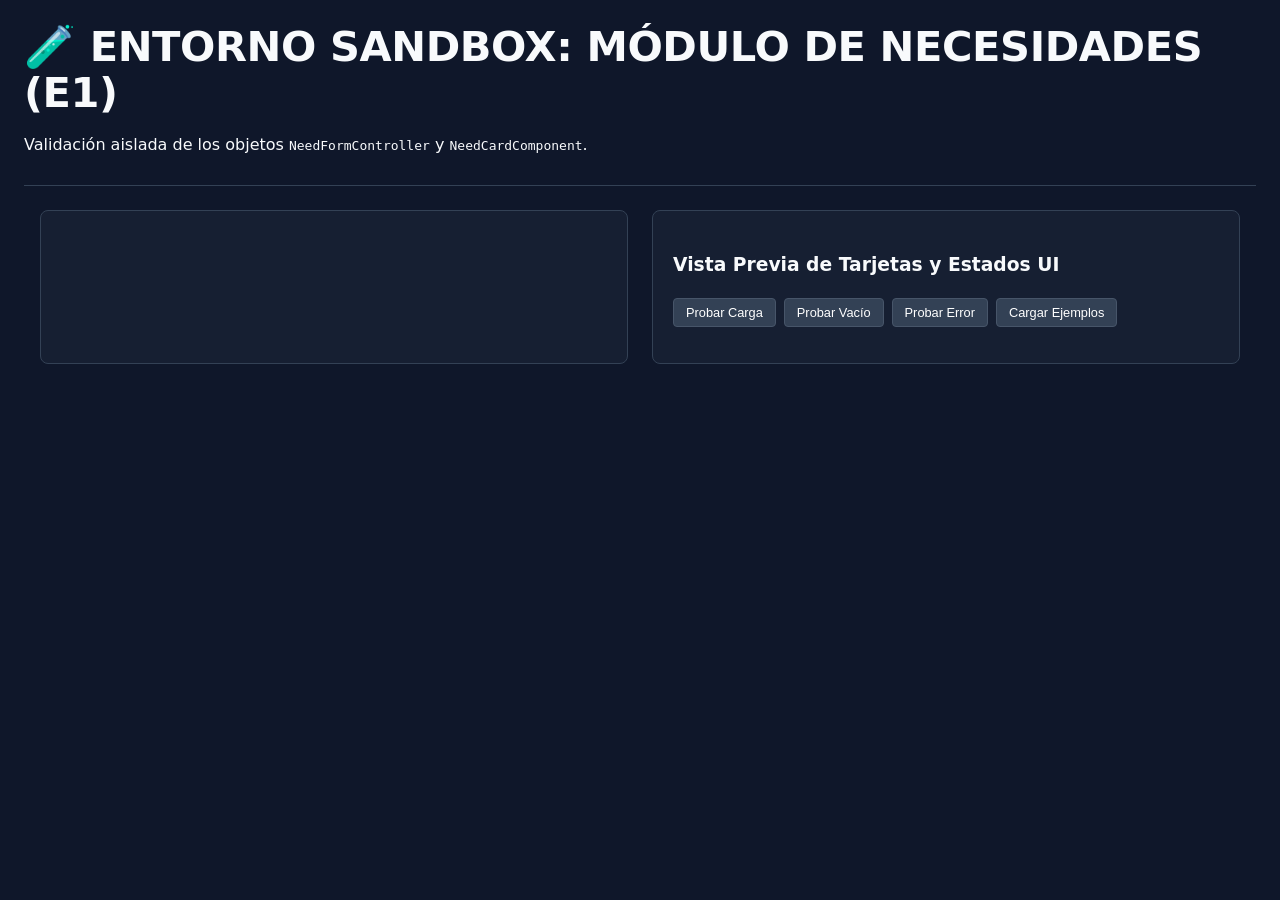
<file: frontend/js/core/mapa-necesidades/text-ui-Cards.html>
<!doctype html>
<html lang="es">
  <head>
    <meta charset="UTF-8" />
    <meta name="viewport" content="width=device-width, initial-scale=1.0" />
    <title>Sandbox / Pruebas — Módulo de Necesidades</title>

    <!-- Hojas de estilos globales y de necesidades -->
    <link rel="stylesheet" href="../../../css/variables.css" />
    <link rel="stylesheet" href="../../../css/style.css" />
    <link rel="stylesheet" href="../../../css/necesidades.css" />

    <style>
      body {
        background-color: #0f172a;
        color: #f8fafc;
        padding: 24px;
        font-family: system-ui, -apple-system, sans-serif;
      }
      .sandbox-header {
        margin-bottom: 24px;
        border-bottom: 1px solid #334155;
        padding-bottom: 12px;
      }
      .sandbox-layout {
        display: grid;
        grid-template-columns: 1fr 1fr;
        gap: 24px;
        max-width: 1200px;
        margin: 0 auto;
      }
      @media (max-width: 768px) {
        .sandbox-layout {
          grid-template-columns: 1fr;
        }
      }
      .sandbox-section {
        background: rgba(30, 41, 59, 0.5);
        padding: 20px;
        border-radius: 8px;
        border: 1px solid #334155;
      }
      .sandbox-controls {
        display: flex;
        gap: 8px;
        margin-bottom: 16px;
        flex-wrap: wrap;
      }
      .sandbox-btn {
        background: #334155;
        color: #fff;
        border: 1px solid #475569;
        padding: 6px 12px;
        border-radius: 4px;
        cursor: pointer;
        font-size: 0.8rem;
        transition: background 0.2s ease;
      }
      .sandbox-btn:hover {
        background: #475569;
      }
    </style>
  </head>
  <body>
    <header class="sandbox-header">
      <h1>🧪 Entorno Sandbox: Módulo de Necesidades (E1)</h1>
      <p>Validación aislada de los objetos <code>NeedFormController</code> y <code>NeedCardComponent</code>.</p>
    </header>

    <div class="sandbox-layout">
      <!-- PANEL IZQUIERDO: Formulario de Necesidades -->
      <section class="sandbox-section">
        <div id="formContainer"></div>
      </section>

      <!-- PANEL DERECHO: Tarjetas y Estados Visuales UI -->
      <section class="sandbox-section">
        <h3>Vista Previa de Tarjetas y Estados UI</h3>
        
        <!-- Botones de prueba para validar estados del Punto 22 -->
        <div class="sandbox-controls">
          <button id="btnStateLoading" type="button" class="sandbox-btn">Probar Carga</button>
          <button id="btnStateEmpty" type="button" class="sandbox-btn">Probar Vacío</button>
          <button id="btnStateError" type="button" class="sandbox-btn">Probar Error</button>
          <button id="btnStateSample" type="button" class="sandbox-btn">Cargar Ejemplos</button>
        </div>

        <div id="cardsContainer" class="nexo-cards-container">
          <!-- Aquí se inyectan dinámicamente los nodos DOM de las tarjetas -->
        </div>
      </section>
    </div>

    <!-- Carga del Script como ES Module -->
    <script type="module">
      import { NeedFormController } from "./formularioNecesidad.js";
      import { NeedCardComponent } from "./necesidadCard.js";

      const cardsContainer = document.getElementById("cardsContainer");

      // 1. Instanciar el Controlador del Formulario (Objeto)
      const needForm = new NeedFormController("#formContainer", (newNeedData) => {
        console.log("Payload recibido desde el formulario:", newNeedData);

        // Generar un ID simulado
        const payloadWithId = { ...newNeedData, id: Date.now().toString() };

        // Crear la instancia del componente Tarjeta
        const cardComponent = new NeedCardComponent(payloadWithId, (id, status) => {
          alert(`Cambiar estado de la necesidad #${id} a: ${status}`);
        });

        // Limpiar mensajes de estado de carga/vacío si existen
        if (cardsContainer.querySelector(".nexo-state")) {
          cardsContainer.innerHTML = "";
        }

        // Agregar la tarjeta al inicio del contenedor
        cardsContainer.prepend(cardComponent.getNode());

        // Limpiar el formulario tras la publicación
        needForm.reset();
      });

      // Simular selección de coordenadas desde el mapa (ej: clic en Leaflet)
      needForm.setCoordinates(36.465123, -6.198456);

      // 2. Controladores de los Estados Visuales (Métodos Estáticos)
      document.getElementById("btnStateLoading").addEventListener("click", () => {
        cardsContainer.innerHTML = "";
        cardsContainer.appendChild(NeedCardComponent.renderLoading());
      });

      document.getElementById("btnStateEmpty").addEventListener("click", () => {
        cardsContainer.innerHTML = "";
        cardsContainer.appendChild(NeedCardComponent.renderEmpty());
      });

      document.getElementById("btnStateError").addEventListener("click", () => {
        cardsContainer.innerHTML = "";
        cardsContainer.appendChild(NeedCardComponent.renderError("Error al conectar con el servidor."));
      });

      document.getElementById("btnStateSample").addEventListener("click", () => {
        cardsContainer.innerHTML = "";
        
        const sampleNeeds = [
          {
            id: "101",
            title: "Agua potable y suero fisiológico",
            description: "Se necesitan 100L de agua embotellada para puesto de socorro local.",
            type: "alimentos",
            priority: "critica",
            status: "abierta"
          },
          {
            id: "102",
            title: "Mantas térmicas y abrigo",
            description: "Ropa limpia y cobijas para punto de acogida temporal.",
            type: "ropa",
            priority: "media",
            status: "abierta"
          }
        ];

        sampleNeeds.forEach((need) => {
          const card = new NeedCardComponent(need, (id, status) => {
            console.log(`Estado cambiado: ${id} -> ${status}`);
          });
          cardsContainer.appendChild(card.getNode());
        });
      });

      // Cargar datos de prueba iniciales
      document.getElementById("btnStateSample").click();
    </script>
  </body>
</html>
</file>
<file: frontend/css/variables.css>
/* Paleta de marca Nexo — rediseño minimalista/elegante inspirado en
   webs de ONG modernas: fondo oscuro casi negro, blanco de alto
   contraste y un único acento (naranja del logo).
   Parte de la base común: todos los equipos usan estas variables en
   vez de escribir colores nuevos, para que la app se vea coherente. */
:root {
  --nexo-black: #101010;
  --nexo-dark: #16181D;
  --nexo-navy: #0F2038;
  --nexo-white: #FFFFFF;
  --nexo-orange: #F2542D;
  --nexo-teal: #17A2A0;

  --nexo-bg: #101010;
  --nexo-bg-alt: #1A1C22;
  --nexo-text: #F5F5F3;
  --nexo-text-muted: #9CA0A8;
  --nexo-border: #2A2D34;

  /* alias de compatibilidad (usados por módulos de los equipos) */
  --nexo-green: #4CAF50;
  --nexo-blue: #5B9BD5;

  --radius-md: 4px;
  --radius-lg: 8px;
  --space-sm: 0.5rem;
  --space-md: 1rem;
  --space-lg: 2rem;
  --space-xl: 4rem;

  --font-base: "Helvetica Neue", Helvetica, Arial, sans-serif;
  --letter-wide: 0.18em;
}
</file>
<file: frontend/css/style.css>
/* Estilos base compartidos — rediseño minimalista sobre fondo oscuro.
   Parte de la base común; los equipos usan las clases, no las editan. */
* { box-sizing: border-box; }

html { scroll-behavior: smooth; }

body {
  margin: 0;
  font-family: var(--font-base);
  color: var(--nexo-text);
  background: var(--nexo-bg);
  line-height: 1.6;
  -webkit-font-smoothing: antialiased;
}

/* ---------- Cabecera ---------- */
.nexo-header {
  display: flex;
  align-items: center;
  justify-content: space-between;
  padding: 1.25rem var(--space-lg);
  background: transparent;
  position: sticky;
  top: 0;
  z-index: 100;
  backdrop-filter: blur(14px);
  background: rgba(16, 16, 16, 0.82);
  border-bottom: 1px solid var(--nexo-border);
}

.nexo-header__brand {
  display: flex;
  align-items: center;
  gap: 0.75rem;
  font-weight: 700;
  font-size: 1.05rem;
  letter-spacing: var(--letter-wide);
  text-transform: uppercase;
  text-decoration: none;
  color: var(--nexo-white);
}

.nexo-header__brand img {
  height: 34px;
  border-radius: 50%;
  background: var(--nexo-white);
  padding: 2px;
}

.nexo-nav {
  display: flex;
  gap: 1.75rem;
  flex-wrap: wrap;
}

.nexo-nav a {
  color: var(--nexo-text-muted);
  text-decoration: none;
  font-size: 0.78rem;
  font-weight: 600;
  letter-spacing: 0.12em;
  text-transform: uppercase;
  transition: color 0.2s ease;
}

.nexo-nav a:hover,
.nexo-nav a[aria-current="page"] {
  color: var(--nexo-white);
}

/* ---------- Hero (portada) ---------- */
.nexo-hero {
  min-height: 78vh;
  display: flex;
  flex-direction: column;
  justify-content: center;
  padding: var(--space-xl) var(--space-lg);
  max-width: 1200px;
  margin: 0 auto;
}

.nexo-hero__kicker {
  color: var(--nexo-orange);
  font-size: 0.8rem;
  font-weight: 700;
  letter-spacing: var(--letter-wide);
  text-transform: uppercase;
  margin: 0 0 1.25rem 0;
}

.nexo-hero__title {
  font-size: clamp(2.6rem, 7vw, 5.5rem);
  font-weight: 800;
  line-height: 1.02;
  letter-spacing: -0.01em;
  text-transform: uppercase;
  margin: 0 0 1.5rem 0;
  color: var(--nexo-white);
}

.nexo-hero__title em {
  font-style: normal;
  color: var(--nexo-orange);
}

.nexo-hero__lead {
  font-size: 1.05rem;
  color: var(--nexo-text-muted);
  max-width: 34rem;
  margin: 0 0 2.5rem 0;
}

.nexo-hero__actions {
  display: flex;
  gap: 1rem;
  flex-wrap: wrap;
}

/* ---------- Contenido general ---------- */
main {
  max-width: 1200px;
  margin: 0 auto;
  padding: var(--space-lg);
}

h1 {
  font-size: clamp(1.8rem, 4vw, 2.6rem);
  font-weight: 800;
  text-transform: uppercase;
  letter-spacing: -0.01em;
  line-height: 1.1;
  margin: 0 0 var(--space-sm) 0;
}

.nexo-subtitle {
  color: var(--nexo-text-muted);
  margin-top: 0;
  margin-bottom: var(--space-lg);
  max-width: 40rem;
}

.nexo-section-label {
  color: var(--nexo-orange);
  font-size: 0.75rem;
  font-weight: 700;
  letter-spacing: var(--letter-wide);
  text-transform: uppercase;
  margin: 0 0 0.75rem 0;
}

footer {
  text-align: center;
  padding: var(--space-xl) var(--space-lg);
  color: var(--nexo-text-muted);
  font-size: 0.8rem;
  letter-spacing: 0.08em;
  border-top: 1px solid var(--nexo-border);
  margin-top: var(--space-xl);
}

/* ---------- Aviso sin conexión ---------- */
.nexo-offline-banner {
  display: none;
  background: var(--nexo-orange);
  color: var(--nexo-white);
  text-align: center;
  padding: var(--space-sm);
  font-size: 0.85rem;
  letter-spacing: 0.04em;
}

/*==========================================
  MARCADORES DE NECESIDADES
  ========================================== */

.nexo-marker {
    background: transparent;
    border: none;
}

.nexo-marker-icon {

    width: 42px;
    height: 42px;

    display: flex;
    align-items: center;
    justify-content: center;

    border: 3px solid #ffffff;

    border-radius: 50%;

    font-size: 21px;

    line-height: 1;

    box-shadow:
        0 3px 8px rgba(0, 0, 0, 0.35);

    transition:
        transform 0.2s ease,
        box-shadow 0.2s ease;
}

.nexo-marker-icon:hover {

    transform: scale(1.15);

    box-shadow:
        0 5px 12px rgba(0, 0, 0, 0.45);
}


/*==========================================
  POPUPS
  ========================================== */

.nexo-popup {

    min-width: 190px;

    color: #222;
}

.nexo-popup h3 {

    margin: 0 0 10px 0;

    font-size: 17px;

    font-weight: 700;
}

.nexo-popup p {

    margin: 6px 0;

    font-size: 14px;

    line-height: 1.4;
}

.nexo-offline-banner.visible { display: block; }
</file>
<file: frontend/css/components.css>
/* Componentes reutilizables — rediseño minimalista sobre fondo oscuro. */

/* ---------- Grid System ---------- */
.nexo-grid {
  display: grid;
  grid-template-columns: 2fr 1fr;
  gap: var(--space-lg);
}

.nexo-grid--equal {
  grid-template-columns: 1fr 1fr;
}

@media (max-width: 800px) {
  .nexo-grid, 
  .nexo-grid--equal { 
    grid-template-columns: 1fr; 
  }
}

/* ---------- Tarjetas ---------- */
.nexo-card {
  background: var(--nexo-bg-alt);
  border: 1px solid var(--nexo-border);
  border-radius: var(--radius-lg);
  padding: var(--space-lg);
  margin-bottom: var(--space-md);
  transition: border-color 0.2s ease, transform 0.2s ease;
}

.nexo-card:hover {
  border-color: var(--nexo-text-muted);
}

.nexo-card h3 {
  margin: 0 0 var(--space-sm) 0;
  font-size: 1rem;
  font-weight: 700;
  letter-spacing: 0.06em;
  text-transform: uppercase;
  color: var(--nexo-white);
}

.nexo-card p {
  color: var(--nexo-text-muted);
  font-size: 0.92rem;
  margin: 0 0 var(--space-md) 0;
}

.nexo-card__meta {
  font-size: 0.85rem;
  color: var(--nexo-text-muted);
  margin: 0 0 0.4rem 0;
}

.nexo-card__num {
  color: var(--nexo-orange);
  font-size: 0.8rem;
  font-weight: 700;
  letter-spacing: var(--letter-wide);
  display: block;
  margin-bottom: 0.75rem;
}

/* ---------- Badges ---------- */
.nexo-badge {
  display: inline-block;
  padding: 0.2rem 0.7rem;
  border-radius: 999px;
  font-size: 0.68rem;
  font-weight: 700;
  letter-spacing: 0.1em;
  text-transform: uppercase;
  color: var(--nexo-white);
  border: 1px solid transparent;
}

.nexo-badge--alta { background: var(--nexo-orange); }
.nexo-badge--media { background: transparent; border-color: var(--nexo-text-muted); color: var(--nexo-text); }
.nexo-badge--baja { background: transparent; border-color: var(--nexo-border); color: var(--nexo-text-muted); }

.nexo-badge--red { background: var(--nexo-orange); }
.nexo-badge--orange { background: transparent; border-color: var(--nexo-orange); color: var(--nexo-orange); }
.nexo-badge--green { background: transparent; border-color: var(--nexo-text-muted); color: var(--nexo-text); }

/* ---------- Botones ---------- */
.nexo-btn {
  display: inline-block;
  background: var(--nexo-white);
  color: var(--nexo-black);
  border: 1px solid var(--nexo-white);
  border-radius: 999px;
  padding: 0.8rem 2rem;
  font-size: 0.78rem;
  font-weight: 700;
  letter-spacing: var(--letter-wide);
  text-transform: uppercase;
  cursor: pointer;
  text-decoration: none;
  transition: background 0.2s ease, color 0.2s ease;
}

.nexo-btn:hover {
  background: var(--nexo-orange);
  border-color: var(--nexo-orange);
  color: var(--nexo-white);
}

.nexo-btn--secondary {
  background: transparent;
  color: var(--nexo-white);
  border: 1px solid var(--nexo-text-muted);
}

.nexo-btn--secondary:hover {
  border-color: var(--nexo-white);
  background: transparent;
  color: var(--nexo-white);
}

/* ---------- Formularios ---------- */
.nexo-form {
  display: flex;
  flex-direction: column;
  gap: 0.9rem;
  max-width: 480px;
}

.nexo-form label {
  font-size: 0.72rem;
  font-weight: 700;
  letter-spacing: 0.12em;
  text-transform: uppercase;
  color: var(--nexo-text-muted);
}

.nexo-form input,
.nexo-form select,
.nexo-form textarea {
  padding: 0.7rem 0.9rem;
  background: var(--nexo-bg-alt);
  border: 1px solid var(--nexo-border);
  border-radius: var(--radius-md);
  color: var(--nexo-text);
  font-family: inherit;
  font-size: 0.95rem;
}

.nexo-form input:focus,
.nexo-form select:focus,
.nexo-form textarea:focus {
  outline: none;
  border-color: var(--nexo-orange);
}

/* ---------- Mapa y Controles ---------- */
.controles {
  margin-bottom: var(--space-md);
  display: flex;
  gap: 10px;
  align-items: center;
}

#mapa,
#mapa-necesidades {
  height: 500px;
  width: 100%;
  border-radius: var(--radius-lg);
  overflow: hidden;
  border: 1px solid var(--nexo-border);
}

/* Marcadores integrados con el tema */
.marcador-custom {
  width: 18px;
  height: 18px;
  border-radius: 50%;
  border: 2px solid var(--nexo-white);
  box-shadow: 0 0 6px rgba(0, 0, 0, 0.6);
}

.priority-high { background-color: var(--nexo-orange, #e63946); }
.priority-medium { background-color: #f39c12; }
.priority-low { background-color: #2ecc71; }

.contenedor-mapa-panel {
  display: grid;
 
  grid-template-columns: 380px 1fr; 
  
  height: calc(100vh - 65px); /* Ocupa el alto restante de la pantalla */
  width: 100%;
}

/* ---------- Estoy bien ---------- */
.nexo-estoy-bien {
  text-align: center;
  padding: var(--space-xl) var(--space-md);
}

.nexo-estoy-bien .nexo-btn {
  font-size: 1rem;
  padding: 1.4rem 3.5rem;
}

/* ---------- Hero con ilustración ---------- */
.nexo-hero--split {
  display: grid;
  grid-template-columns: 1.1fr 0.9fr;
  gap: var(--space-lg);
  align-items: center;
}

.nexo-hero__art {
  width: 100%;
  max-width: 520px;
  justify-self: end;
  animation: nexo-float 7s ease-in-out infinite;
}

@keyframes nexo-float {
  0%, 100% { transform: translateY(0); }
  50% { transform: translateY(-14px); }
}

@media (max-width: 900px) {
  .nexo-hero--split { grid-template-columns: 1fr; }
  .nexo-hero__art { justify-self: center; max-width: 380px; }
}

/* ---------- Slider ---------- */
.nexo-slider {
  position: relative;
  overflow: hidden;
  border-radius: var(--radius-lg);
  border: 1px solid var(--nexo-border);
  background: var(--nexo-bg-alt);
}

.nexo-slider__track {
  display: flex;
  transition: transform 0.7s cubic-bezier(0.25, 0.9, 0.3, 1);
}

.nexo-slide {
  min-width: 100%;
  display: grid;
  grid-template-columns: 1fr 1fr;
  gap: var(--space-lg);
  align-items: center;
  padding: var(--space-xl);
}

@media (max-width: 900px) {
  .nexo-slide { grid-template-columns: 1fr; padding: var(--space-lg); }
}

.nexo-slide__label {
  color: var(--nexo-orange);
  font-size: 0.72rem;
  font-weight: 700;
  letter-spacing: var(--letter-wide);
  text-transform: uppercase;
  margin: 0 0 0.75rem 0;
}

.nexo-slide__title {
  font-size: clamp(1.5rem, 3.2vw, 2.4rem);
  font-weight: 800;
  text-transform: uppercase;
  line-height: 1.08;
  margin: 0 0 1rem 0;
  color: var(--nexo-white);
}

.nexo-slide__text {
  color: var(--nexo-text-muted);
  font-size: 0.98rem;
  max-width: 30rem;
  margin: 0 0 1.75rem 0;
}

.nexo-slide__art {
  width: 100%;
  max-width: 440px;
  justify-self: center;
}

.nexo-slider__controls {
  position: absolute;
  right: var(--space-lg);
  bottom: var(--space-lg);
  display: flex;
  gap: 0.6rem;
  z-index: 5;
}

.nexo-slider__btn {
  width: 44px;
  height: 44px;
  border-radius: 50%;
  border: 1px solid var(--nexo-text-muted);
  background: transparent;
  color: var(--nexo-white);
  font-size: 1.1rem;
  cursor: pointer;
  transition: border-color 0.2s ease, background 0.2s ease;
}

.nexo-slider__btn:hover {
  border-color: var(--nexo-orange);
  background: var(--nexo-orange);
}

.nexo-slider__dots {
  position: absolute;
  left: var(--space-lg);
  bottom: var(--space-lg);
  display: flex;
  gap: 0.5rem;
  z-index: 5;
}

.nexo-slider__dot {
  width: 34px;
  height: 4px;
  border-radius: 999px;
  background: var(--nexo-border);
  border: none;
  cursor: pointer;
  overflow: hidden;
  position: relative;
  padding: 0;
}

.nexo-slider__dot .fill {
  position: absolute;
  inset: 0;
  width: 0%;
  background: var(--nexo-orange);
}

.nexo-slider__dot.active .fill {
  width: 100%;
  transition: width 6s linear;
}

.nexo-slider__dot.done .fill { width: 100%; }
</file>
<file: frontend/css/alerts.css>
/* ==========================================
   NEXO - Official Alerts Module
   Module specific styles (Vanessa)
   ========================================== */

/* Main layout for alerts page */
.alerts-container {
  max-width: 1200px;
  margin: 0 auto;
  padding: 2rem 1rem;
}

/* Header and summary */
.alerts-header {
  margin-bottom: 2rem;
}

.alerts-header__title {
  font-size: 1.8rem;
  color: var(--nexo-black);
  margin-bottom: 0.5rem;
}

.alerts-header__subtitle {
  color: var(--nexo-text-muted);
  font-size: 0.95rem;
}

/* Filters Bar (D3) */
.alerts-filters {
  background-color: var(--nexo-white);
  border: 1px solid var(--nexo-border);
  border-radius: 8px;
  padding: 1.25rem;
  margin-bottom: 2rem;
  display: flex;
  flex-wrap: wrap;
  gap: 1rem;
  align-items: flex-end;
}

.alerts-filters .nexo-form-group {
  flex: 1;
  min-width: 180px;
  margin-bottom: 0;
}

.alerts-filters label {
  display: block;
  font-size: 0.85rem;
  font-weight: 600;
  color: var(--nexo-text);
  margin-bottom: 0.4rem;
}

.alerts-filters select,
.alerts-filters input {
  width: 100%;
  padding: 0.5rem 0.75rem;
  border: 1px solid var(--nexo-border);
  border-radius: 4px;
  background-color: var(--nexo-bg);
  color: var(--nexo-text);
  font-size: 0.9rem;
}

/* States (Loading, Empty D2, Error) */
.alerts-state {
  background-color: var(--nexo-bg-alt);
  border: 1px solid var(--nexo-border);
  border-radius: 8px;
  padding: 3rem 1.5rem;
  text-align: center;
  margin: 2rem 0;
}

.alerts-state__icon {
  font-size: 2.5rem;
  margin-bottom: 1rem;
  display: block;
}

.alerts-state__title {
  font-size: 1.2rem;
  font-weight: bold;
  color: var(--nexo-text);
  margin-bottom: 0.5rem;
}

.alerts-state__meta {
  font-size: 0.85rem;
  color: var(--nexo-text-muted);
  margin-top: 1rem;
}

/* Alert Cards Grid */
.alerts-grid {
  display: grid;
  grid-template-columns: repeat(auto-fill, minmax(320px, 1fr));
  gap: 1.5rem;
}

.alert-card__coordinates {
  font-size: 0.8rem;
  color: var(--nexo-text-muted);
  font-family: monospace;
}
</file>
<file: frontend/css/donaciones.css>
/* Estilos exclusivos del módulo de donaciones — Equipo 3. */

/* --- Dropdown personalizado --- */
.nexo-select {
  position: relative;
  flex: 1;
  min-width: 140px;
}

.nexo-select__trigger {
  width: 100%;
  display: flex;
  align-items: center;
  justify-content: space-between;
  gap: 0.5rem;
  padding: 0.55rem 0.9rem;
  background: var(--nexo-bg-alt, #1A1C22);
  border: 1px solid var(--nexo-border, #2A2D34);
  border-radius: 4px;
  color: var(--nexo-text, #F5F5F3);
  font-size: 0.8rem;
  font-family: inherit;
  cursor: pointer;
  transition: border-color 0.2s ease;
  text-align: left;
}

.nexo-select__trigger:hover,
.nexo-select.nexo-select--abierto .nexo-select__trigger {
  border-color: var(--nexo-orange, #F2542D);
}

.nexo-select__chevron {
  width: 14px;
  height: 14px;
  flex-shrink: 0;
  color: var(--nexo-text-muted, #9CA0A8);
  transition: transform 0.22s ease;
}

.nexo-select.nexo-select--abierto .nexo-select__chevron {
  transform: rotate(180deg);
}

@keyframes dropdown-open {
  from { opacity: 0; transform: translateY(-8px) scaleY(0.95); }
  to   { opacity: 1; transform: translateY(0)   scaleY(1); }
}

.nexo-select__menu {
  display: none;
  position: absolute;
  top: calc(100% + 5px);
  left: 0;
  right: 0;
  background: var(--nexo-bg-alt, #1A1C22);
  border: 1px solid var(--nexo-orange, #F2542D);
  border-radius: 4px;
  list-style: none;
  z-index: 100;
  overflow: hidden;
  transform-origin: top center;
}

.nexo-select.nexo-select--abierto .nexo-select__menu {
  display: block;
  animation: dropdown-open 0.2s ease forwards;
}

.nexo-select__menu li {
  padding: 0.6rem 0.9rem;
  font-size: 0.8rem;
  cursor: pointer;
  color: var(--nexo-text-muted, #9CA0A8);
  transition: background 0.12s ease, color 0.12s ease;
}

.nexo-select__menu li:hover {
  background: rgba(242, 84, 45, 0.08);
  color: var(--nexo-text, #F5F5F3);
}

.nexo-select__menu li.nexo-select__opcion--activa {
  color: var(--nexo-orange, #F2542D);
  font-weight: 700;
}

.nexo-select__label--placeholder {
  color: var(--nexo-text-muted, #9CA0A8);
}

.nexo-select__trigger--error {
  border-color: var(--nexo-orange, #F2542D);
}

/* --- Variante para formulario (más grande) --- */
.nexo-select--form {
  flex: none;
}

.nexo-select--form .nexo-select__trigger {
  padding: 0.72rem 0.9rem;
  font-size: 0.92rem;
}

.nexo-select--form .nexo-select__menu {
  max-height: 240px;
  overflow-y: auto;
}

.nexo-select--form .nexo-select__menu li {
  padding: 0.65rem 0.9rem;
  font-size: 0.88rem;
}

/* --- Título de sección --- */
.nexo-seccion-titulo {
  font-size: 0.72rem;
  font-weight: 700;
  letter-spacing: 0.2em;
  text-transform: uppercase;
  color: var(--nexo-text-muted, #9CA0A8);
  border-left: 3px solid var(--nexo-orange, #F2542D);
  padding-left: 0.75rem;
  margin-bottom: 1.4rem;
}

/* --- Filtros --- */
.donaciones-filtros {
  display: flex;
  gap: 0.6rem;
  flex-wrap: wrap;
  margin-bottom: 2rem;
}

/* --- Animación de entrada de tarjetas --- */
@keyframes tarjeta-entrada {
  from { opacity: 0; transform: translateY(10px); }
  to   { opacity: 1; transform: translateY(0); }
}

.donacion-card {
  animation: tarjeta-entrada 0.25s ease forwards;
}

/* --- Layout principal --- */
.donaciones-main {
  max-width: 1200px;
  margin: 0 auto;
  padding: 2.5rem 2rem 2rem;
}

.donaciones-layout {
  display: grid;
  grid-template-columns: 1fr 380px;
  gap: 2rem;
  align-items: start;
}

.donaciones-form-sticky {
  position: sticky;
  top: 85px;
}

@media (max-width: 800px) {
  .donaciones-layout {
    grid-template-columns: 1fr;
  }
  .donaciones-form-sticky {
    position: static;
  }
}

/* --- Tarjeta de donación --- */
.donacion-card {
  display: flex;
  align-items: flex-start;
  gap: 1rem;
  background: var(--nexo-bg-alt, #1A1C22);
  border: 1px solid var(--nexo-border, #2A2D34);
  border-radius: 8px;
  padding: 1.2rem 1.4rem;
  margin-bottom: 1.2rem;
  transition: border-color 0.2s ease;
  position: relative;
}

.donacion-card:hover {
  border-color: var(--nexo-text-muted, #9CA0A8);
}

.donacion-card__icono {
  flex-shrink: 0;
  width: 36px;
  height: 36px;
  color: var(--nexo-text-muted, #9CA0A8);
  margin-top: 2px;
}

.donacion-card__icono svg {
  width: 100%;
  height: 100%;
}

.donacion-card__contenido {
  flex: 1;
}

.donacion-card__contenido h3 {
  font-size: 1rem;
  font-weight: 700;
  color: var(--nexo-white, #fff);
  margin-bottom: 0.3rem;
}

.donacion-card__contenido p {
  font-size: 0.85rem;
  color: var(--nexo-text-muted, #9CA0A8);
  margin-bottom: 0.2rem;
}

.donacion-card__desc {
  font-size: 0.82rem;
  color: var(--nexo-text, #F5F5F3) !important;
  margin-bottom: 0.4rem !important;
  line-height: 1.4;
}

.donacion-card__btn {
  margin-top: 0.6rem;
  padding: 0.35rem 0.9rem;
  background: transparent;
  border: 1px solid var(--nexo-text-muted, #9CA0A8);
  border-radius: 999px;
  color: var(--nexo-text, #F5F5F3);
  font-size: 0.72rem;
  font-weight: 700;
  letter-spacing: 0.1em;
  text-transform: uppercase;
  cursor: pointer;
  transition: border-color 0.2s ease, color 0.2s ease;
}

.donacion-card__btn:hover {
  border-color: var(--nexo-orange, #F2542D);
  color: var(--nexo-orange, #F2542D);
}

/* --- LED de estado --- */
.donacion-led {
  position: absolute;
  top: 1rem;
  right: 1.2rem;
  display: flex;
  align-items: center;
  gap: 0.4rem;
  font-size: 0.68rem;
  font-weight: 700;
  letter-spacing: 0.1em;
  text-transform: uppercase;
}

.donacion-led__punto {
  width: 8px;
  height: 8px;
  border-radius: 50%;
  flex-shrink: 0;
}

.donacion-led--activa .donacion-led__punto {
  background: var(--nexo-green, #4CAF50);
  box-shadow: 0 0 6px var(--nexo-green, #4CAF50), 0 0 12px rgba(76,175,80,0.4);
}

.donacion-led--activa {
  color: var(--nexo-green, #4CAF50);
}

.donacion-led--entregada .donacion-led__punto {
  background: var(--nexo-orange, #F2542D);
  box-shadow: 0 0 6px var(--nexo-orange, #F2542D), 0 0 12px rgba(242,84,45,0.4);
}

.donacion-led--entregada {
  color: var(--nexo-orange, #F2542D);
}

/* --- Formulario --- */
.nexo-form__campo {
  display: flex;
  flex-direction: column;
  gap: 0.45rem;
  margin-bottom: 1.4rem;
}

.nexo-form__campo:last-of-type {
  margin-bottom: 0;
}

#form-donacion label {
  font-size: 0.72rem;
  font-weight: 700;
  letter-spacing: 0.12em;
  text-transform: uppercase;
  color: var(--nexo-text-muted, #9CA0A8);
}

.nexo-form__campo-nota {
  font-weight: 400;
  text-transform: none;
  letter-spacing: 0;
}

.donaciones-contador {
  display: block;
  color: var(--nexo-text-muted, #9CA0A8);
  font-size: 0.72rem;
  text-align: right;
}

/* --- Botón publicar --- */
#form-donacion button[type=submit] {
  width: 100%;
  margin-top: 0.5rem;
  padding: 0.9rem;
  background: var(--nexo-orange, #F2542D);
  color: #fff;
  border: none;
  border-radius: 6px;
  font-size: 0.78rem;
  font-weight: 700;
  letter-spacing: 0.2em;
  text-transform: uppercase;
  cursor: pointer;
  transition: opacity 0.2s ease, transform 0.1s ease;
}

#form-donacion button[type=submit]:hover {
  opacity: 0.88;
  transform: translateY(-1px);
}

#form-donacion button[type=submit]:active {
  transform: translateY(0);
}

#form-donacion button[type=submit]:disabled {
  opacity: 0.5;
  cursor: not-allowed;
  transform: none;
}

/* --- Estado vacío / cargando --- */
#estado-lista {
  color: var(--nexo-text-muted, #9CA0A8);
  font-size: 0.9rem;
  padding: 1rem 0;
}
</file>
<file: frontend/css/voluntariado.css>
.nexo-voluntarios {
  max-width: 72rem;
  margin: 0 auto;
  padding: 2rem 1rem 4rem;
  color: var(--nexo-text);
}

.nexo-voluntarios__header,
.nexo-voluntarios__section-heading,
.nexo-voluntarios__card-header,
.nexo-voluntarios__card-footer,
.nexo-voluntarios__form-actions {
  display: flex;
  align-items: center;
  justify-content: space-between;
  gap: 1rem;
}

.nexo-voluntarios__header { margin-bottom: 2rem; }
.nexo-voluntarios h1, .nexo-voluntarios h2, .nexo-voluntarios p { margin-top: 0; }
.nexo-voluntarios h1 { margin-bottom: .35rem; }
.nexo-voluntarios__eyebrow { color: var(--nexo-orange); font-weight: 700; text-transform: uppercase; letter-spacing: var(--letter-wide); font-size: .75rem; }
.nexo-voluntarios__form-panel { background: var(--nexo-bg-alt); border: 1px solid var(--nexo-border); border-radius: var(--radius-lg); padding: var(--space-lg); }
.nexo-voluntarios__form-panel { margin-bottom: 2rem; }
.nexo-voluntarios__close-button { border: 0; background: transparent; font-size: 1.75rem; cursor: pointer; }
.nexo-voluntarios__form { display: grid; grid-template-columns: repeat(2, minmax(0, 1fr)); gap: var(--space-md); max-width: none; }
.nexo-voluntarios__form label, .nexo-voluntarios__filter { display: grid; gap: .35rem; font-weight: 600; }
.nexo-voluntarios input, .nexo-voluntarios select { width: 100%; }
.nexo-voluntarios__form-wide { grid-column: 1 / -1; }
.nexo-voluntarios__instructions { color: var(--nexo-text-muted); max-width: 52rem; }
.nexo-voluntarios fieldset { border: 1px solid var(--nexo-border); border-radius: var(--radius-md); padding: var(--space-md); }
.nexo-voluntarios legend { color: var(--nexo-text-muted); font-size: .72rem; font-weight: 700; letter-spacing: .12em; padding: 0 .25rem; text-transform: uppercase; }
.nexo-voluntarios__options { display: grid; gap: .65rem; grid-template-columns: repeat(2, minmax(0, 1fr)); }
.nexo-voluntarios__options label { align-items: start; color: var(--nexo-text); display: flex; font-size: .86rem; font-weight: 400; letter-spacing: normal; text-transform: none; }
.nexo-voluntarios__options input { accent-color: var(--nexo-orange); margin: .25rem .5rem 0 0; width: auto; }
.nexo-voluntarios__certifications label { border: 1px solid var(--nexo-border); border-radius: 999px; padding: .35rem .65rem; }
.nexo-voluntarios__certifications label:has(input:checked) { border-color: var(--nexo-orange); color: var(--nexo-orange); }
.nexo-voluntarios__transport-options { display: flex; flex-wrap: wrap; gap: var(--space-md); }
.nexo-voluntarios__transport-options label { color: var(--nexo-text); font-size: .9rem; letter-spacing: normal; text-transform: none; }
.nexo-voluntarios__transport-options input { accent-color: var(--nexo-orange); margin-right: .35rem; width: auto; }
.nexo-voluntarios__vehicle-type { margin-top: var(--space-md); max-width: 18rem; }
.nexo-voluntarios__calendar-section h3 { margin-bottom: var(--space-sm); }
.nexo-voluntarios__calendar-section > p { color: var(--nexo-text-muted); }
.nexo-voluntarios__calendar-scroll { overflow-x: auto; padding-bottom: var(--space-sm); }
.nexo-voluntarios__calendar { display: grid; grid-template-columns: 4.5rem repeat(7, minmax(4.75rem, 1fr)); min-width: 42rem; }
.nexo-voluntarios__calendar-header, .nexo-voluntarios__calendar-hour, .nexo-voluntarios__calendar-slot { border-bottom: 1px solid var(--nexo-border); min-height: 2.35rem; padding: .35rem; }
.nexo-voluntarios__calendar-header { color: var(--nexo-text-muted); font-size: .7rem; font-weight: 700; letter-spacing: .06em; text-align: center; text-transform: uppercase; }
.nexo-voluntarios__calendar-hour { color: var(--nexo-text-muted); font-size: .8rem; }
.nexo-voluntarios__calendar-slot { border-left: 1px solid var(--nexo-border); display: grid; place-items: center; }
.nexo-voluntarios__calendar-slot input { accent-color: var(--nexo-orange); height: 1rem; margin: 0; width: 1rem; }
.nexo-voluntarios__form-status { margin-bottom: 0 !important; font-size: .9rem; }
.nexo-voluntarios__list { display: grid; grid-template-columns: repeat(auto-fit, minmax(16rem, 1fr)); gap: var(--space-md); margin-top: var(--space-md); }
.nexo-voluntarios__card { display: grid; gap: var(--space-md); margin-bottom: 0; }
.nexo-voluntarios__card h3 { margin: 0; font-size: 1.1rem; }
.nexo-voluntarios__meta { color: var(--nexo-text-muted); font-size: .9rem; }
.nexo-voluntarios__badge { align-self: start; }
.nexo-voluntarios__assign-button[aria-pressed="true"] { background: var(--nexo-orange); border-color: var(--nexo-orange); color: var(--nexo-white); }
.nexo-voluntarios__empty { padding: var(--space-lg); text-align: center; color: var(--nexo-text-muted); }
.nexo-voluntarios__status--available { border-color: var(--nexo-teal); color: var(--nexo-teal); }
.nexo-voluntarios__status--assigned { background: var(--nexo-orange); }
.nexo-voluntarios__status--resting { border-color: var(--nexo-text-muted); color: var(--nexo-text-muted); }

@media (max-width: 42rem) {
  .nexo-voluntarios__header, .nexo-voluntarios__section-heading, .nexo-voluntarios__card-footer { align-items: flex-start; flex-direction: column; }
  .nexo-voluntarios__new-button, .nexo-voluntarios__filter { width: 100%; }
  .nexo-voluntarios__form { grid-template-columns: 1fr; }
  .nexo-voluntarios__form-wide { grid-column: auto; }
  .nexo-voluntarios__options { grid-template-columns: 1fr; }
}
</file>
<file: frontend/css/necesidades.css>
/* ==========================================================================
   NECESIDADES (Equipo 1) — pantalla del mapa, panel lateral, formulario
   simplificado y tarjetas.

   Rediseño: se usan solo las variables de marca definidas en variables.css
   (--nexo-*). El layout general de 2 columnas (.contenedor-mapa-panel) y
   los estilos base de tarjeta/badge/botón/formulario (.nexo-card,
   .nexo-badge, .nexo-btn, .nexo-form) ya viven en components.css (base
   común); aquí solo se añade lo específico de esta pantalla.
   ========================================================================== */

/* ---------- Panel lateral ---------- */
.panel-lateral {
  min-width: 320px;
  display: flex;
  flex-direction: column;
  gap: var(--space-md);
  padding: var(--space-md);
  overflow-y: auto;
  background: var(--nexo-bg);
  border-right: 1px solid var(--nexo-border);
}

#map {
  width: 100%;
  height: 100%;
}

/* ---------- Secciones del panel (lista y formulario) ---------- */
.seccion-form,
.seccion-lista {
  background: var(--nexo-bg-alt);
  border: 1px solid var(--nexo-border);
  border-radius: var(--radius-lg);
  padding: var(--space-md);
}

.seccion-form h2,
.seccion-lista h2 {
  font-size: 1.05rem;
  font-weight: 700;
  letter-spacing: 0.04em;
  text-transform: uppercase;
  color: var(--nexo-white);
  margin: 0 0 var(--space-sm) 0;
  border-bottom: 1px solid var(--nexo-border);
  padding-bottom: var(--space-sm);
}

/* ---------- Filtro por categoría ---------- */
.controles select#typeFilter {
  padding: 0.5rem 0.75rem;
  background: var(--nexo-bg);
  border: 1px solid var(--nexo-border);
  border-radius: var(--radius-md);
  color: var(--nexo-text);
  font-size: 0.85rem;
}

/* ==========================================================================
   FORMULARIO SIMPLIFICADO: botones de categoría cerrada
   ========================================================================== */

#form-nueva-necesidad {
  display: flex;
  flex-direction: column;
  gap: var(--space-sm);
}

.nexo-categorias {
  display: grid;
  grid-template-columns: repeat(4, 1fr);
  gap: 0.5rem;
  margin-bottom: 0.25rem;
}

.nexo-categoria-btn {
  display: flex;
  flex-direction: column;
  align-items: center;
  gap: 0.3rem;
  padding: 0.6rem 0.25rem;
  background: var(--nexo-bg);
  border: 1px solid var(--nexo-border);
  border-radius: var(--radius-md);
  color: var(--nexo-text-muted);
  font-size: 0.68rem;
  font-weight: 600;
  letter-spacing: 0.02em;
  text-align: center;
  cursor: pointer;
  transition: border-color 0.15s ease, color 0.15s ease, background 0.15s ease;
}

.nexo-categoria-btn__emoji {
  font-size: 1.3rem;
  line-height: 1;
}

.nexo-categoria-btn:hover {
  border-color: var(--nexo-text-muted);
  color: var(--nexo-text);
}

.nexo-categoria-btn.is-selected {
  border-color: var(--nexo-orange);
  background: rgba(242, 84, 45, 0.12);
  color: var(--nexo-white);
}

@media (max-width: 420px) {
  .nexo-categorias {
    grid-template-columns: repeat(2, 1fr);
  }
}

#form-nueva-necesidad input,
#form-nueva-necesidad textarea {
  width: 100%;
  padding: 0.6rem 0.75rem;
  background: var(--nexo-bg);
  border: 1px solid var(--nexo-border);
  border-radius: var(--radius-md);
  color: var(--nexo-text);
  font-size: 0.88rem;
  box-sizing: border-box;
}

#form-nueva-necesidad input:focus,
#form-nueva-necesidad textarea:focus {
  outline: none;
  border-color: var(--nexo-orange);
}

.direccion-group {
  display: flex;
  flex-direction: column;
  gap: 0.5rem;
}

.direccion-group #btn-usar-gps {
  background: transparent;
  color: var(--nexo-text-muted);
  border: 1px dashed var(--nexo-border);
  padding: 0.5rem;
  border-radius: var(--radius-md);
  cursor: pointer;
  font-size: 0.82rem;
}

.direccion-group #btn-usar-gps:hover {
  border-color: var(--nexo-orange);
  color: var(--nexo-text);
}

.nexo-hint {
  color: var(--nexo-text-muted);
  font-size: 0.75rem;
  margin: -0.2rem 0 0 0;
}

.btn-primario,
.nexo-btn--primary {
  background: var(--nexo-orange);
  color: var(--nexo-white);
  font-weight: 700;
  letter-spacing: 0.04em;
  text-transform: uppercase;
  font-size: 0.8rem;
  padding: 0.7rem 1rem;
  border: none;
  border-radius: var(--radius-md);
  cursor: pointer;
  transition: opacity 0.2s ease;
}

.btn-primario:hover {
  opacity: 0.9;
}

/* ==========================================================================
   TARJETAS DE NECESIDAD (.nexo-card, extendiendo la base de components.css)
   ========================================================================== */

#contenedor-tarjetas {
  display: flex;
  flex-direction: column;
  gap: var(--space-sm);
  max-height: 400px;
  overflow-y: auto;
  padding-right: 4px;
}

.nexo-card {
  border-left: 4px solid var(--nexo-text-muted); /* Prioridad por defecto */
  padding: var(--space-sm);
  display: flex;
  flex-direction: column;
  gap: 0.5rem;
  margin-bottom: 0;
}

/* Variación por prioridad */
.nexo-card--critica,
.nexo-card--alta { border-left-color: var(--nexo-orange); }
.nexo-card--media { border-left-color: var(--nexo-teal); }
.nexo-card--baja { border-left-color: var(--nexo-text-muted); }

.nexo-card__header {
  display: flex;
  justify-content: space-between;
  align-items: center;
  gap: 0.5rem;
}

.nexo-card__title {
  font-size: 0.92rem;
  font-weight: 700;
  color: var(--nexo-white);
  margin: 0;
  text-transform: none;
  letter-spacing: normal;
}

.nexo-card__badge {
  font-size: 0.68rem;
  padding: 0.15rem 0.6rem;
  border-radius: 999px;
  text-transform: uppercase;
  font-weight: 700;
  white-space: nowrap;
}

.nexo-card__badge--critica,
.nexo-card__badge--alta { background: rgba(242, 84, 45, 0.18); color: var(--nexo-orange); }
.nexo-card__badge--media { background: rgba(23, 162, 160, 0.18); color: var(--nexo-teal); }
.nexo-card__badge--baja { background: rgba(156, 160, 168, 0.18); color: var(--nexo-text-muted); }

.nexo-card__desc {
  font-size: 0.82rem;
  color: var(--nexo-text-muted);
  margin: 0;
}

.nexo-card__address {
  font-size: 0.78rem;
  color: var(--nexo-text-muted);
  margin: 0;
}

.nexo-card__footer {
  display: flex;
  justify-content: space-between;
  align-items: center;
  font-size: 0.75rem;
  color: var(--nexo-text-muted);
  border-top: 1px solid var(--nexo-border);
  padding-top: 0.4rem;
}

.nexo-card__type {
  font-weight: 600;
}

.nexo-card__estado-slot .btn-cover {
  background: transparent;
  border: 1px solid var(--nexo-orange);
  color: var(--nexo-orange);
  border-radius: var(--radius-md);
  padding: 0.25rem 0.6rem;
  font-size: 0.72rem;
  font-weight: 700;
  cursor: pointer;
  transition: background 0.15s ease, color 0.15s ease;
}

.nexo-card__estado-slot .btn-cover:hover {
  background: var(--nexo-orange);
  color: var(--nexo-white);
}

.nexo-card__estado-slot .btn-cover:disabled {
  opacity: 0.6;
  cursor: default;
}

.nexo-card__estado-slot .check-done {
  color: var(--nexo-teal);
  font-weight: 700;
  font-size: 0.78rem;
}

/* Estados de carga / vacío / error de la lista lateral (regla 22) */
.nexo-state {
  text-align: center;
  color: var(--nexo-text-muted);
  padding: var(--space-md);
  font-size: 0.85rem;
}

.nexo-state--error { color: var(--nexo-orange); }

/* ==========================================================================
   MAPA: marcador provisional del clic-para-ubicar
   ========================================================================== */

.marcador-borrador {
  width: 22px;
  height: 22px;
  border-radius: 50%;
  background: transparent;
  border: 3px dashed var(--nexo-orange);
  box-shadow: 0 0 0 4px rgba(242, 84, 45, 0.15);
}

/* Ajustes visuales para popup de Leaflet, con la paleta de marca */
.leaflet-popup-content-wrapper {
  background: var(--nexo-bg-alt) !important;
  color: var(--nexo-text) !important;
  border: 1px solid var(--nexo-border);
  border-radius: var(--radius-lg);
}

.leaflet-popup-tip {
  background: var(--nexo-bg-alt) !important;
}

.leaflet-popup-content h3,
.leaflet-popup-content .nexo-card__title {
  color: var(--nexo-white) !important;
  font-weight: 700;
}

.leaflet-popup-content p,
.leaflet-popup-content .nexo-card__desc {
  color: var(--nexo-text-muted) !important;
}

.leaflet-container a.leaflet-popup-close-button {
  color: var(--nexo-text-muted) !important;
}

/* ---------- Adaptación móvil (mobile-first, regla 22) ---------- */
@media (max-width: 768px) {
  .contenedor-mapa-panel {
    grid-template-columns: 1fr;
    grid-template-rows: 50vh 1fr;
  }
  .panel-lateral {
    width: 100%;
    height: 50vh;
    border-right: none;
    border-bottom: 1px solid var(--nexo-border);
  }
}
</file>
